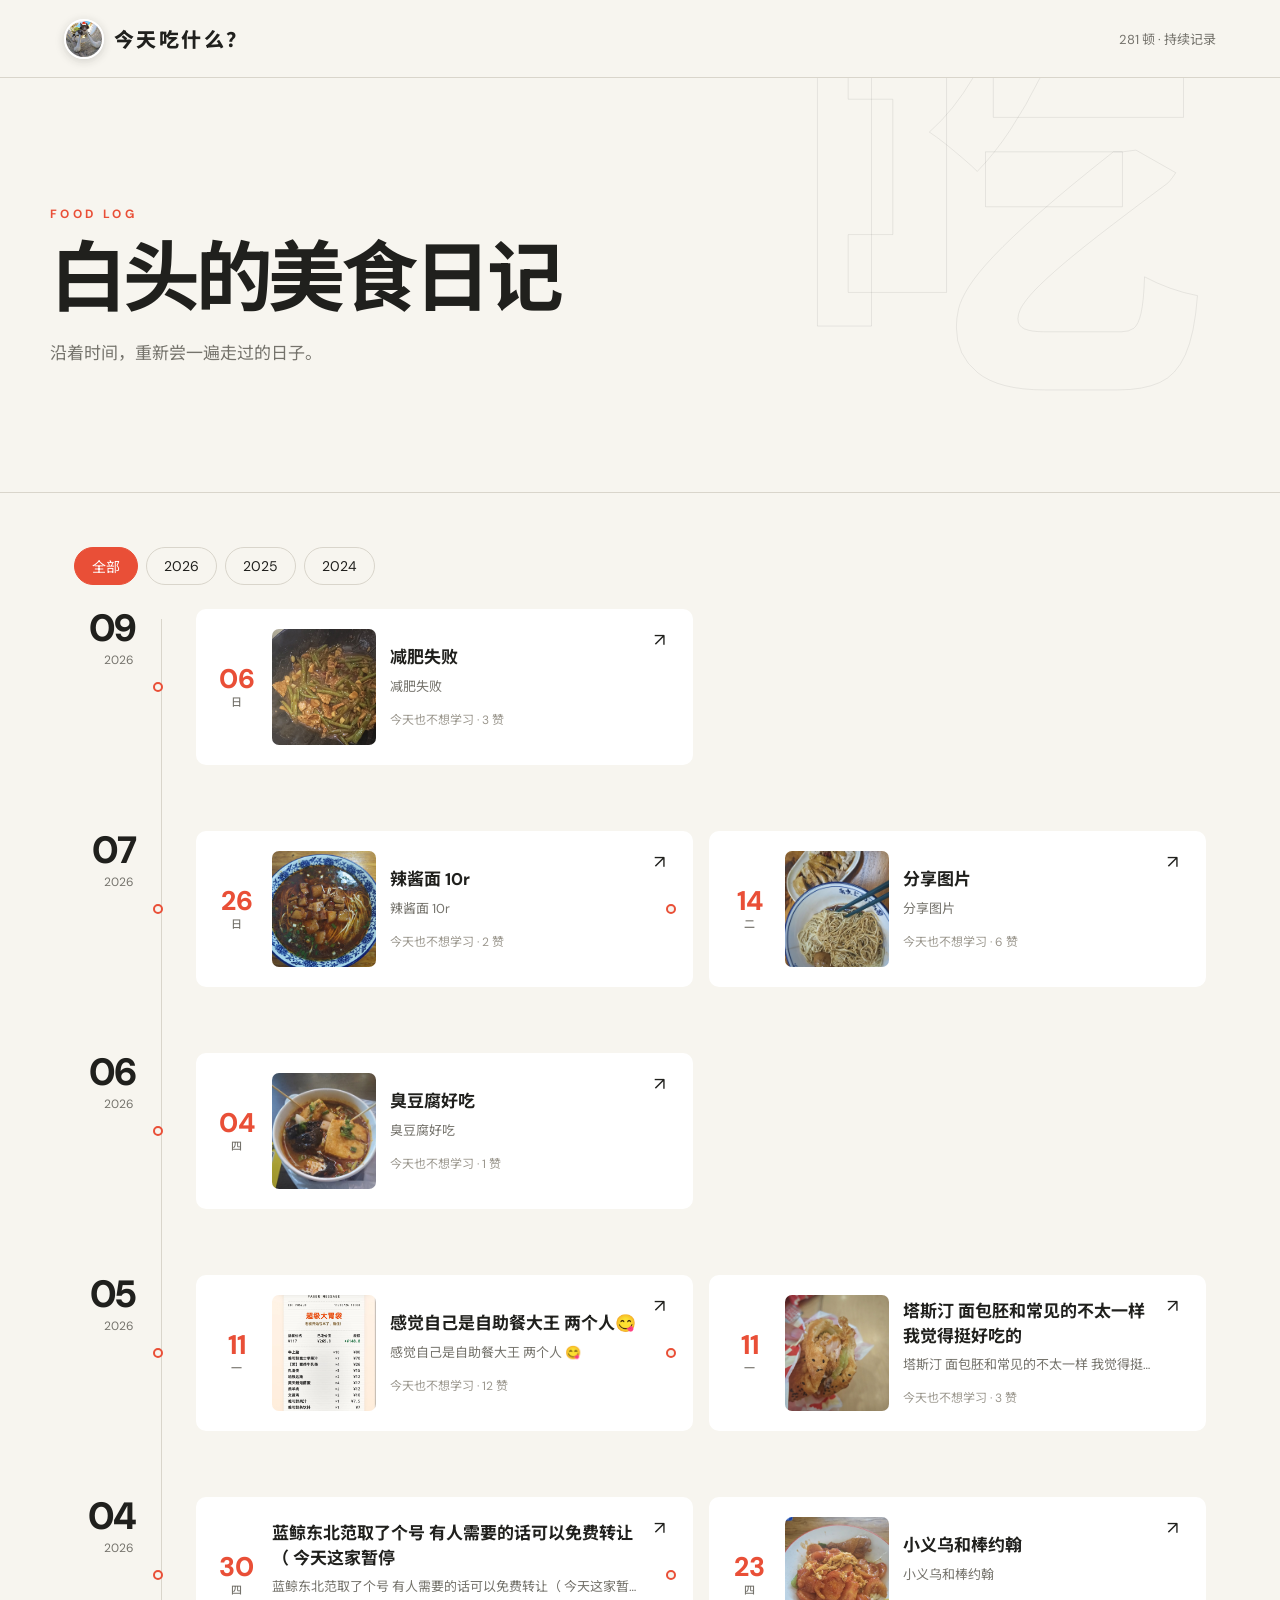
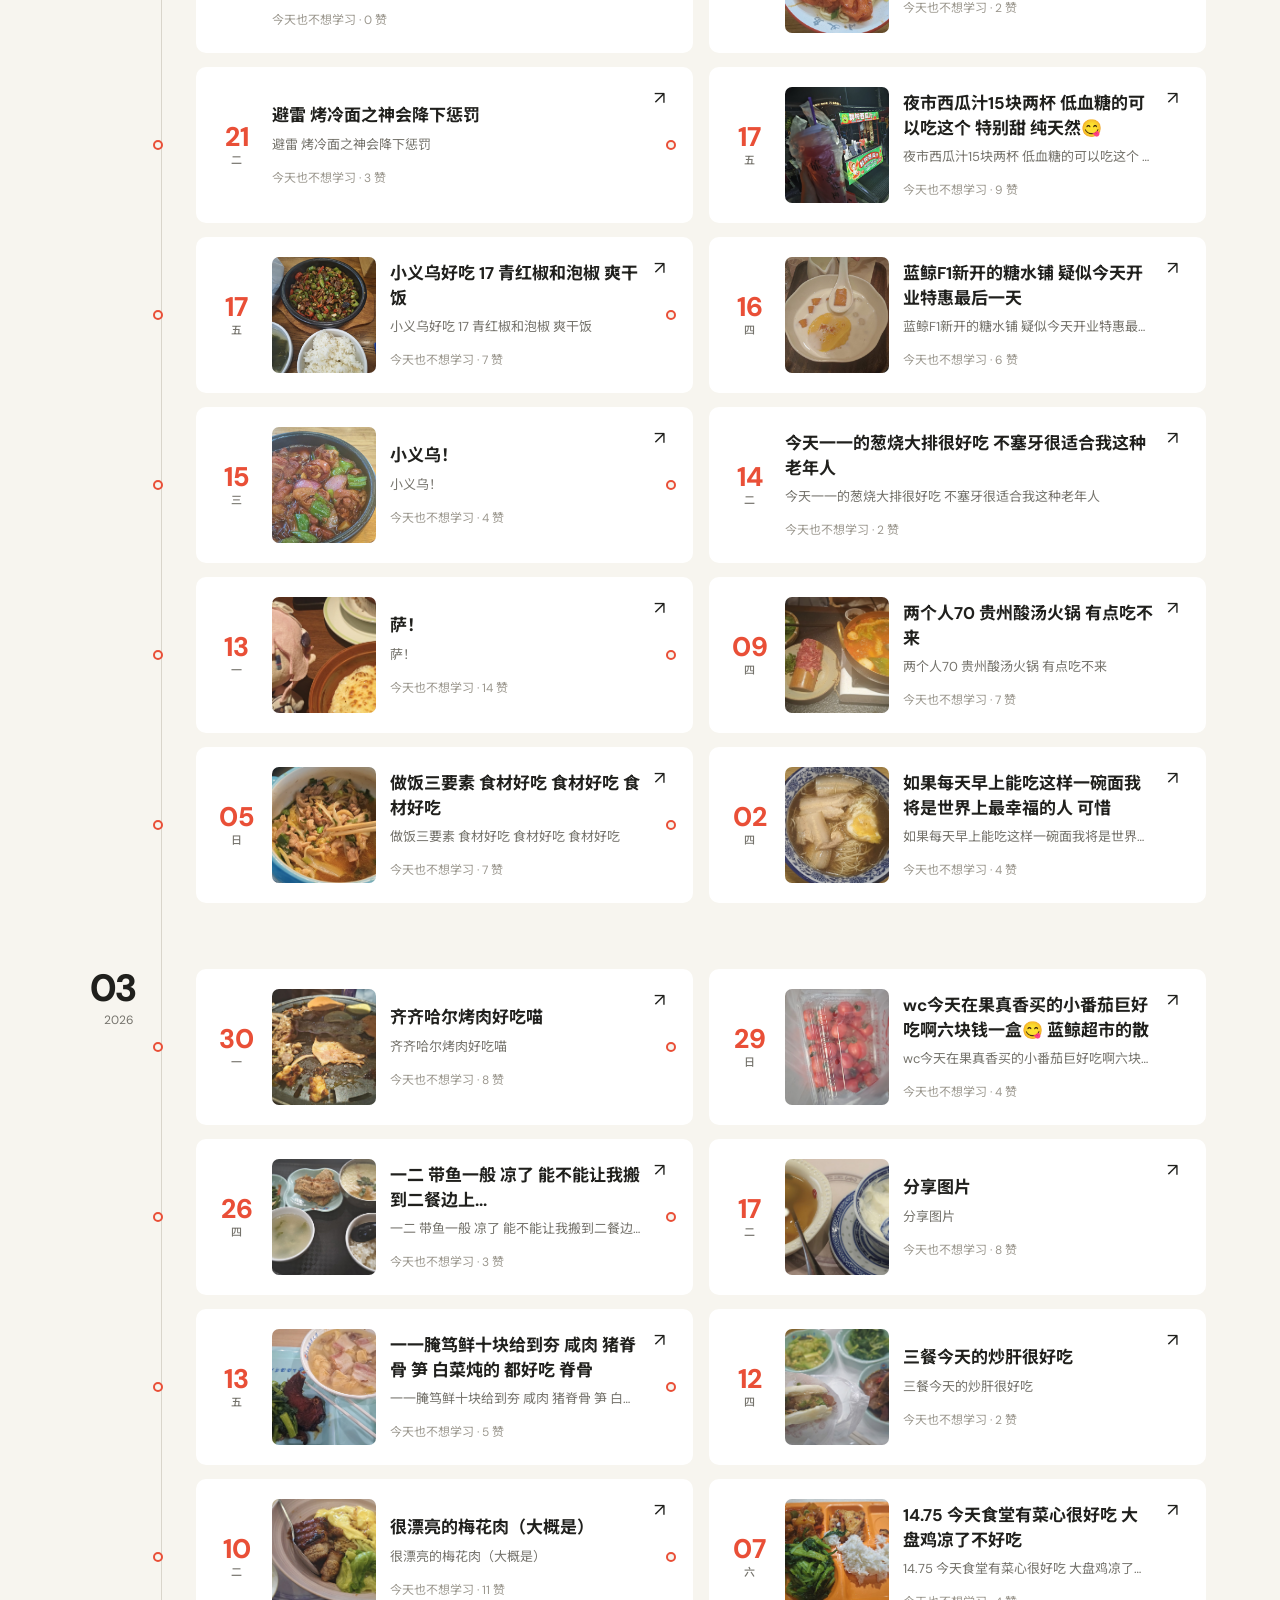
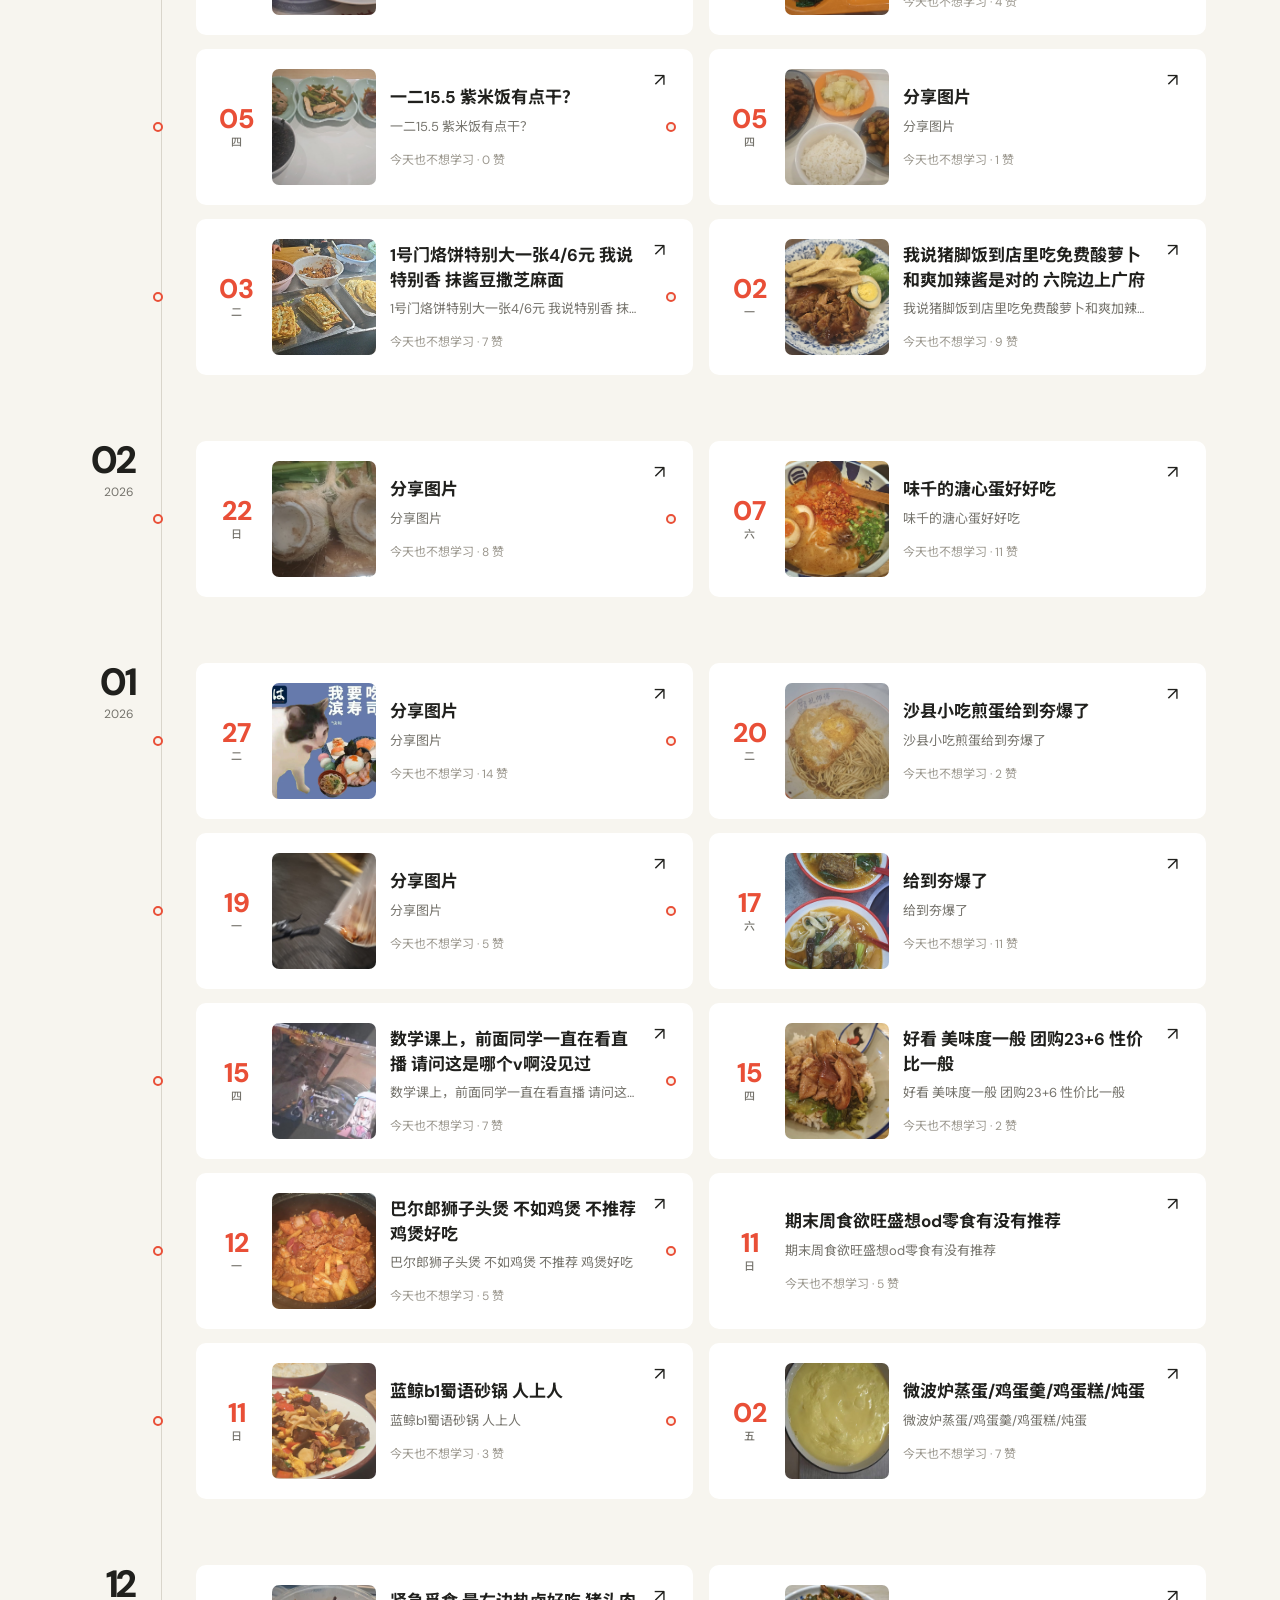
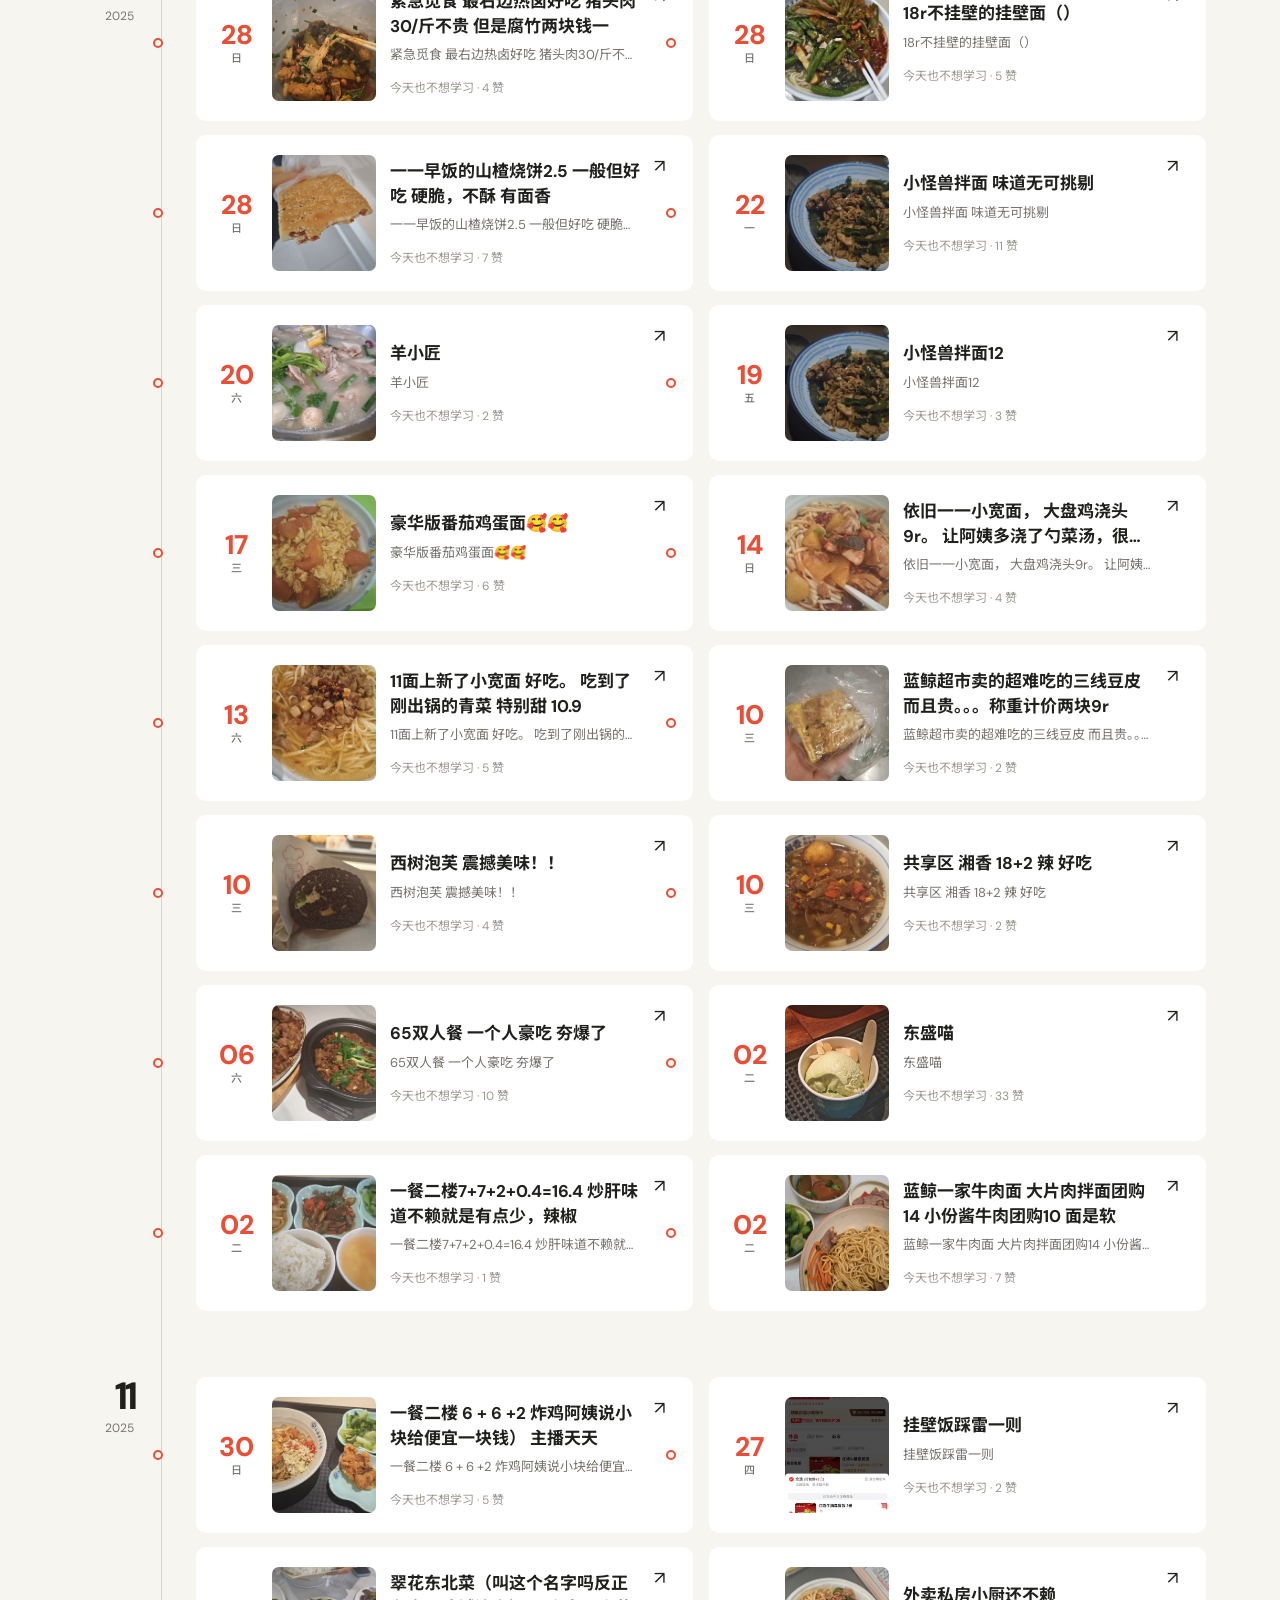
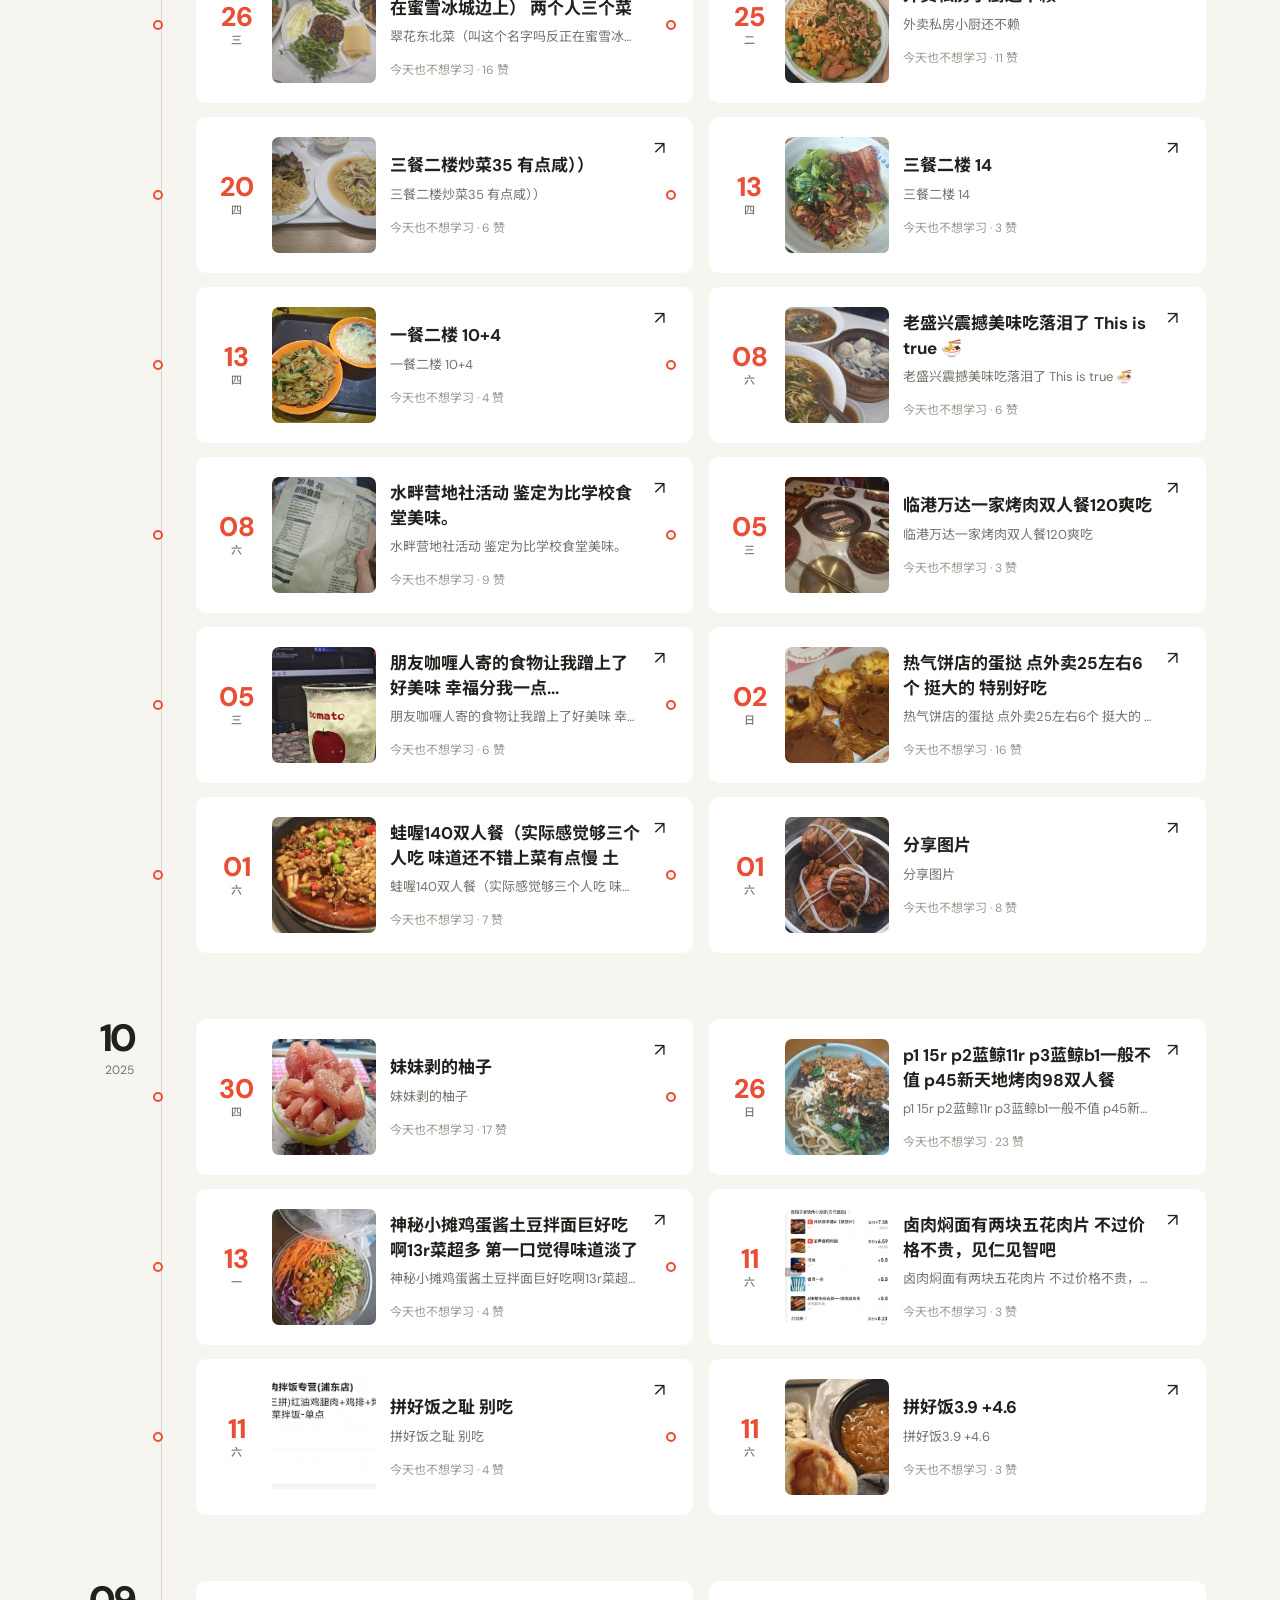
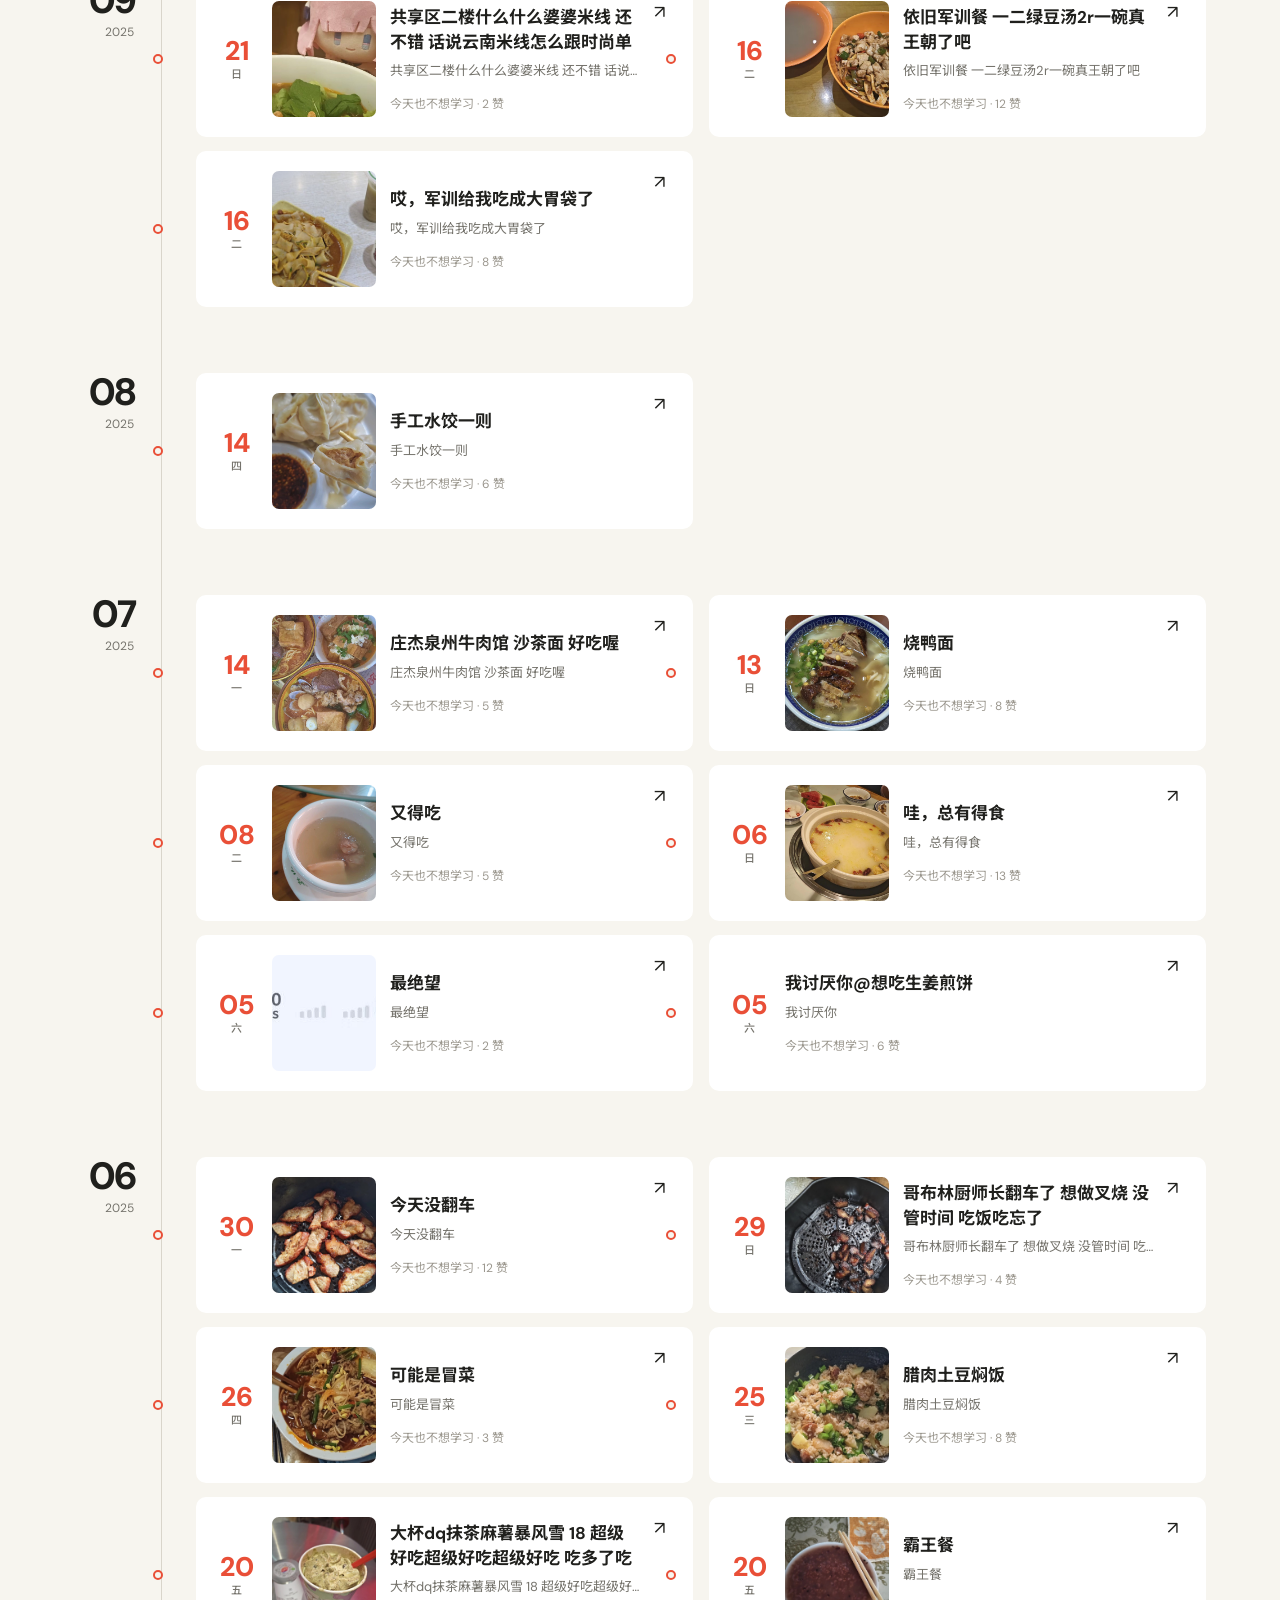
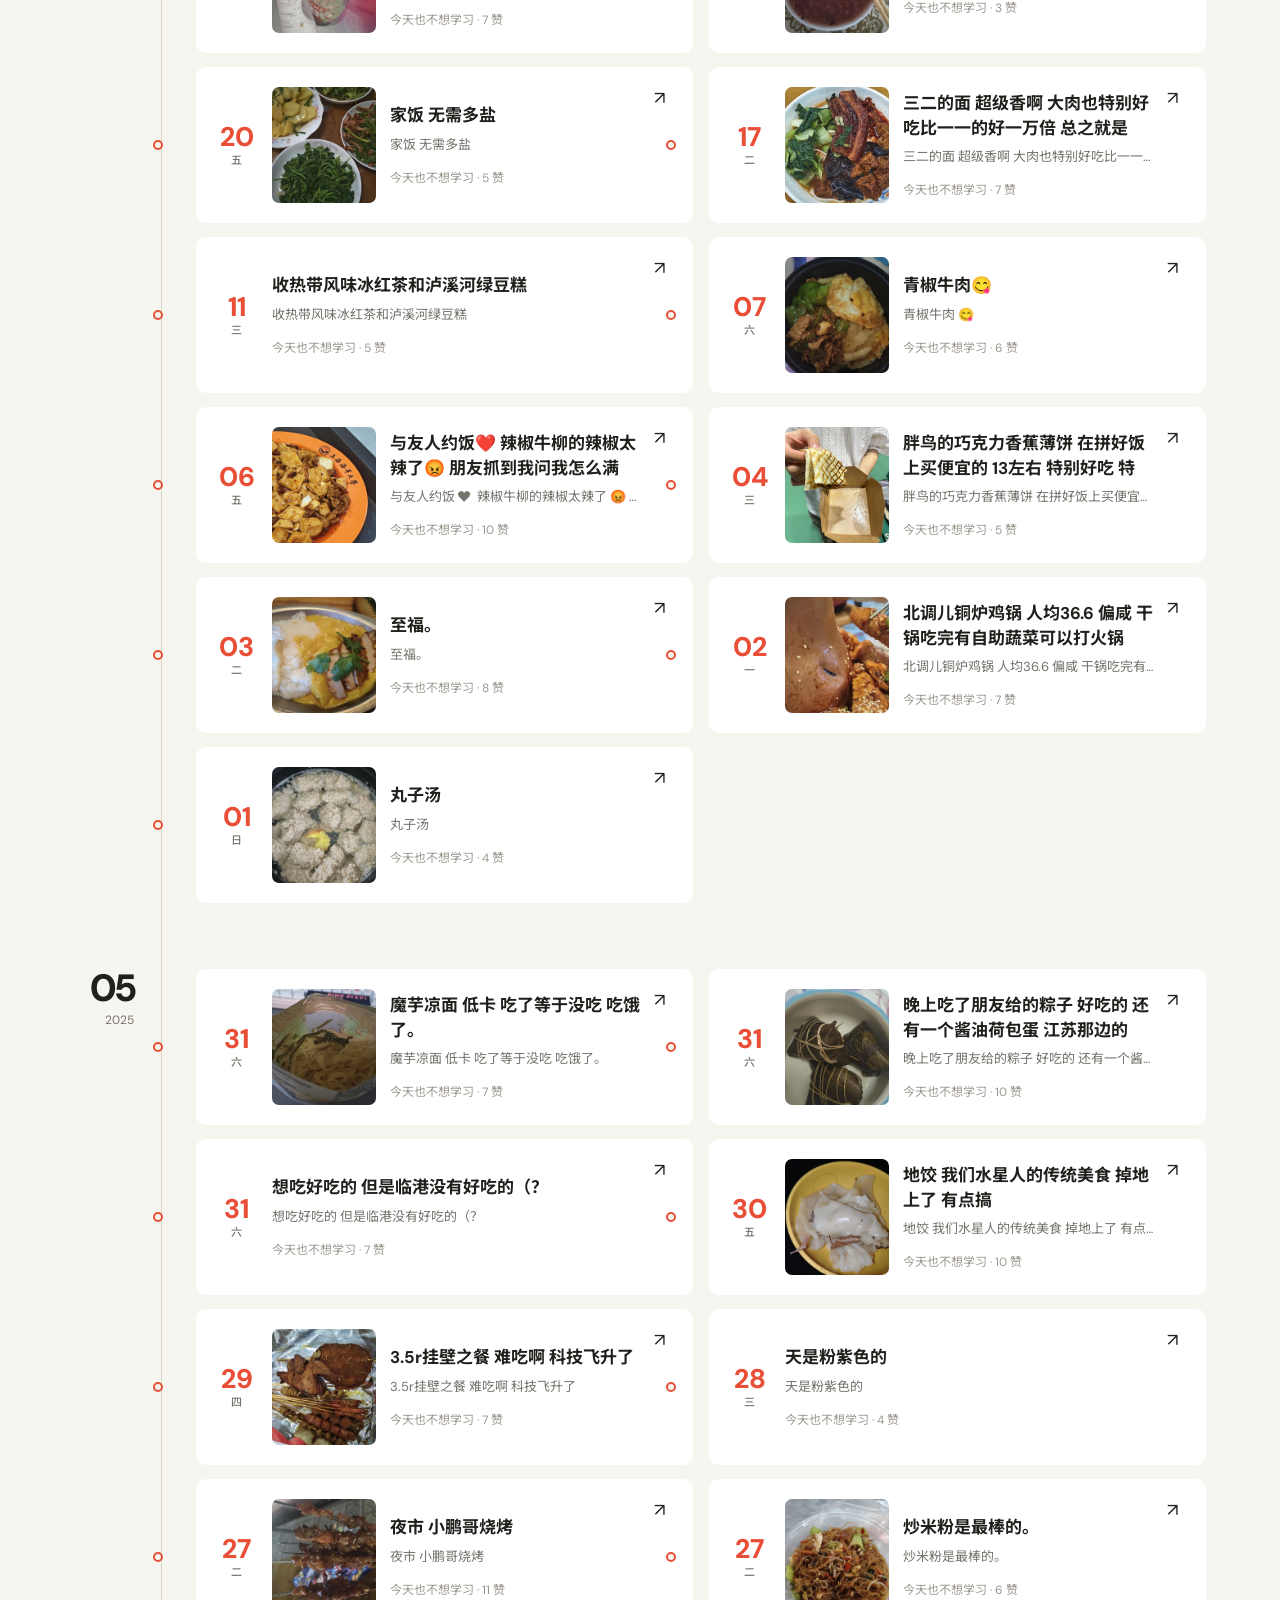
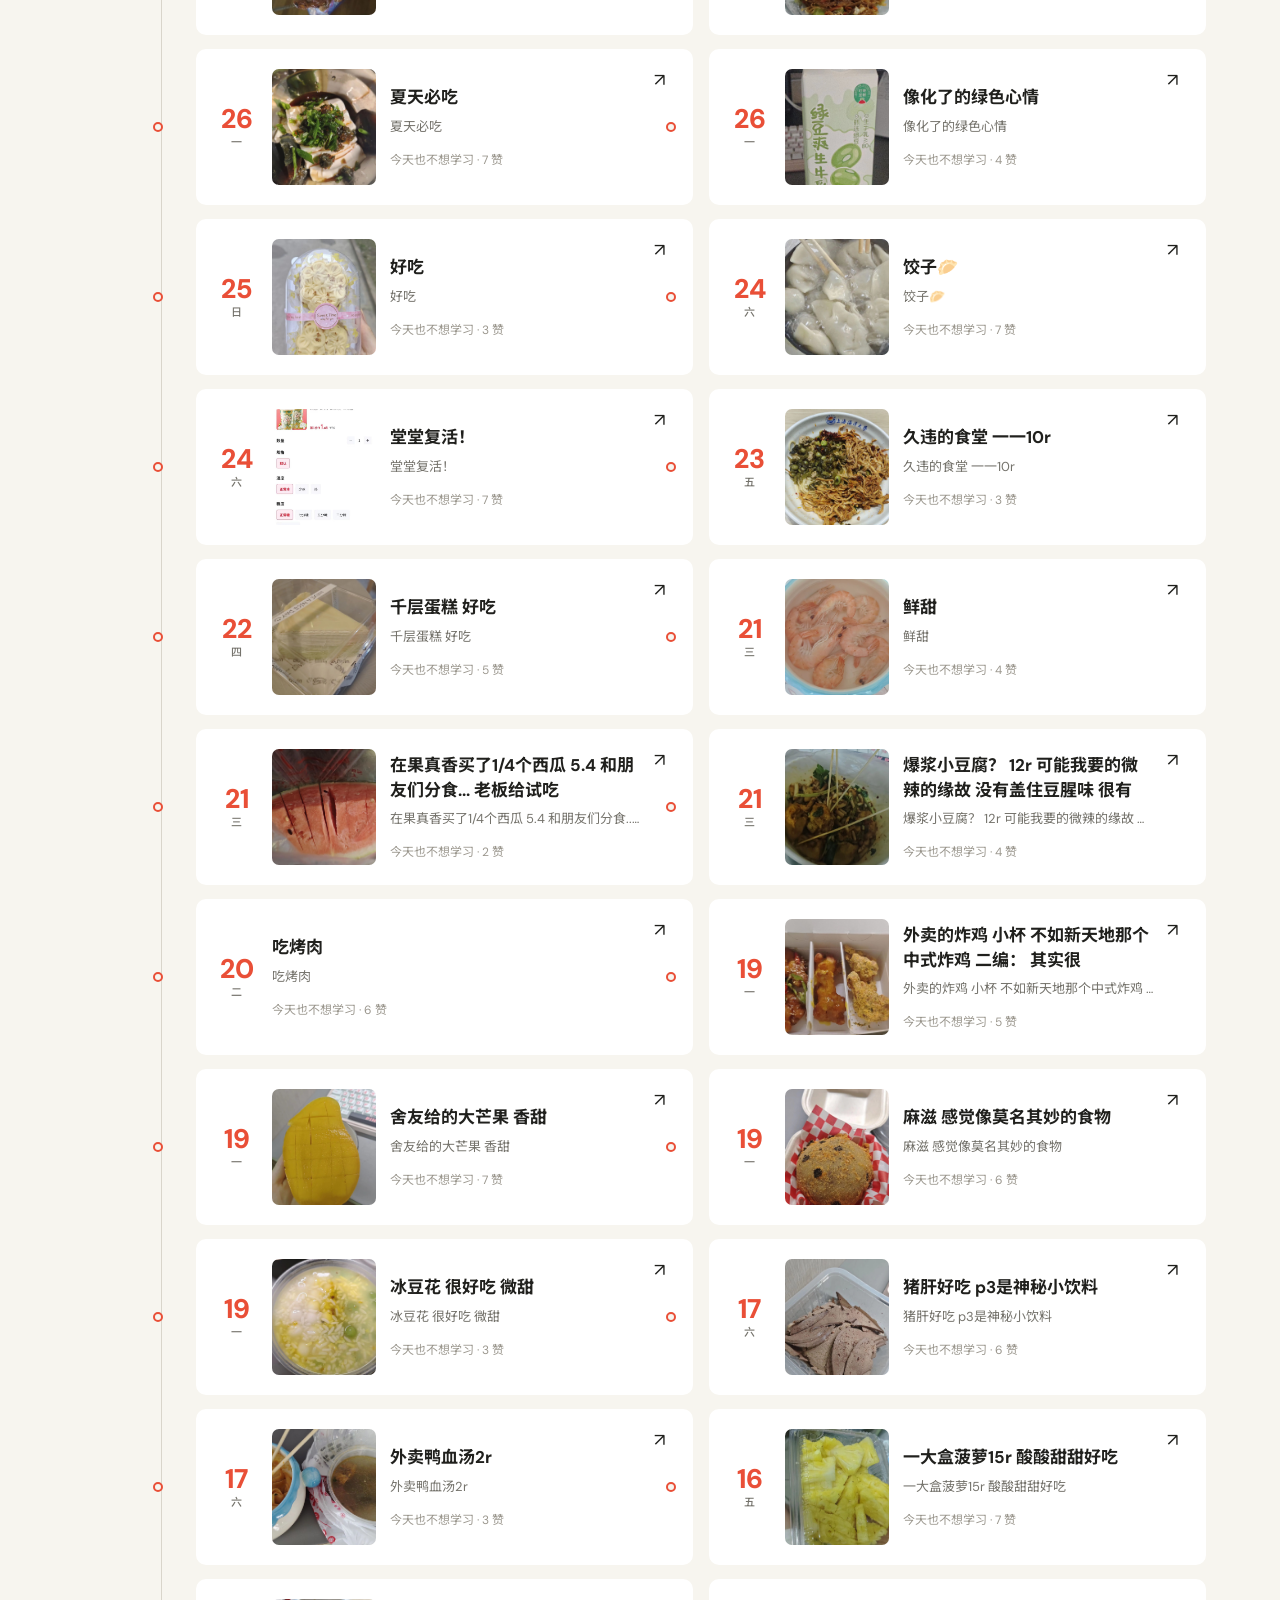
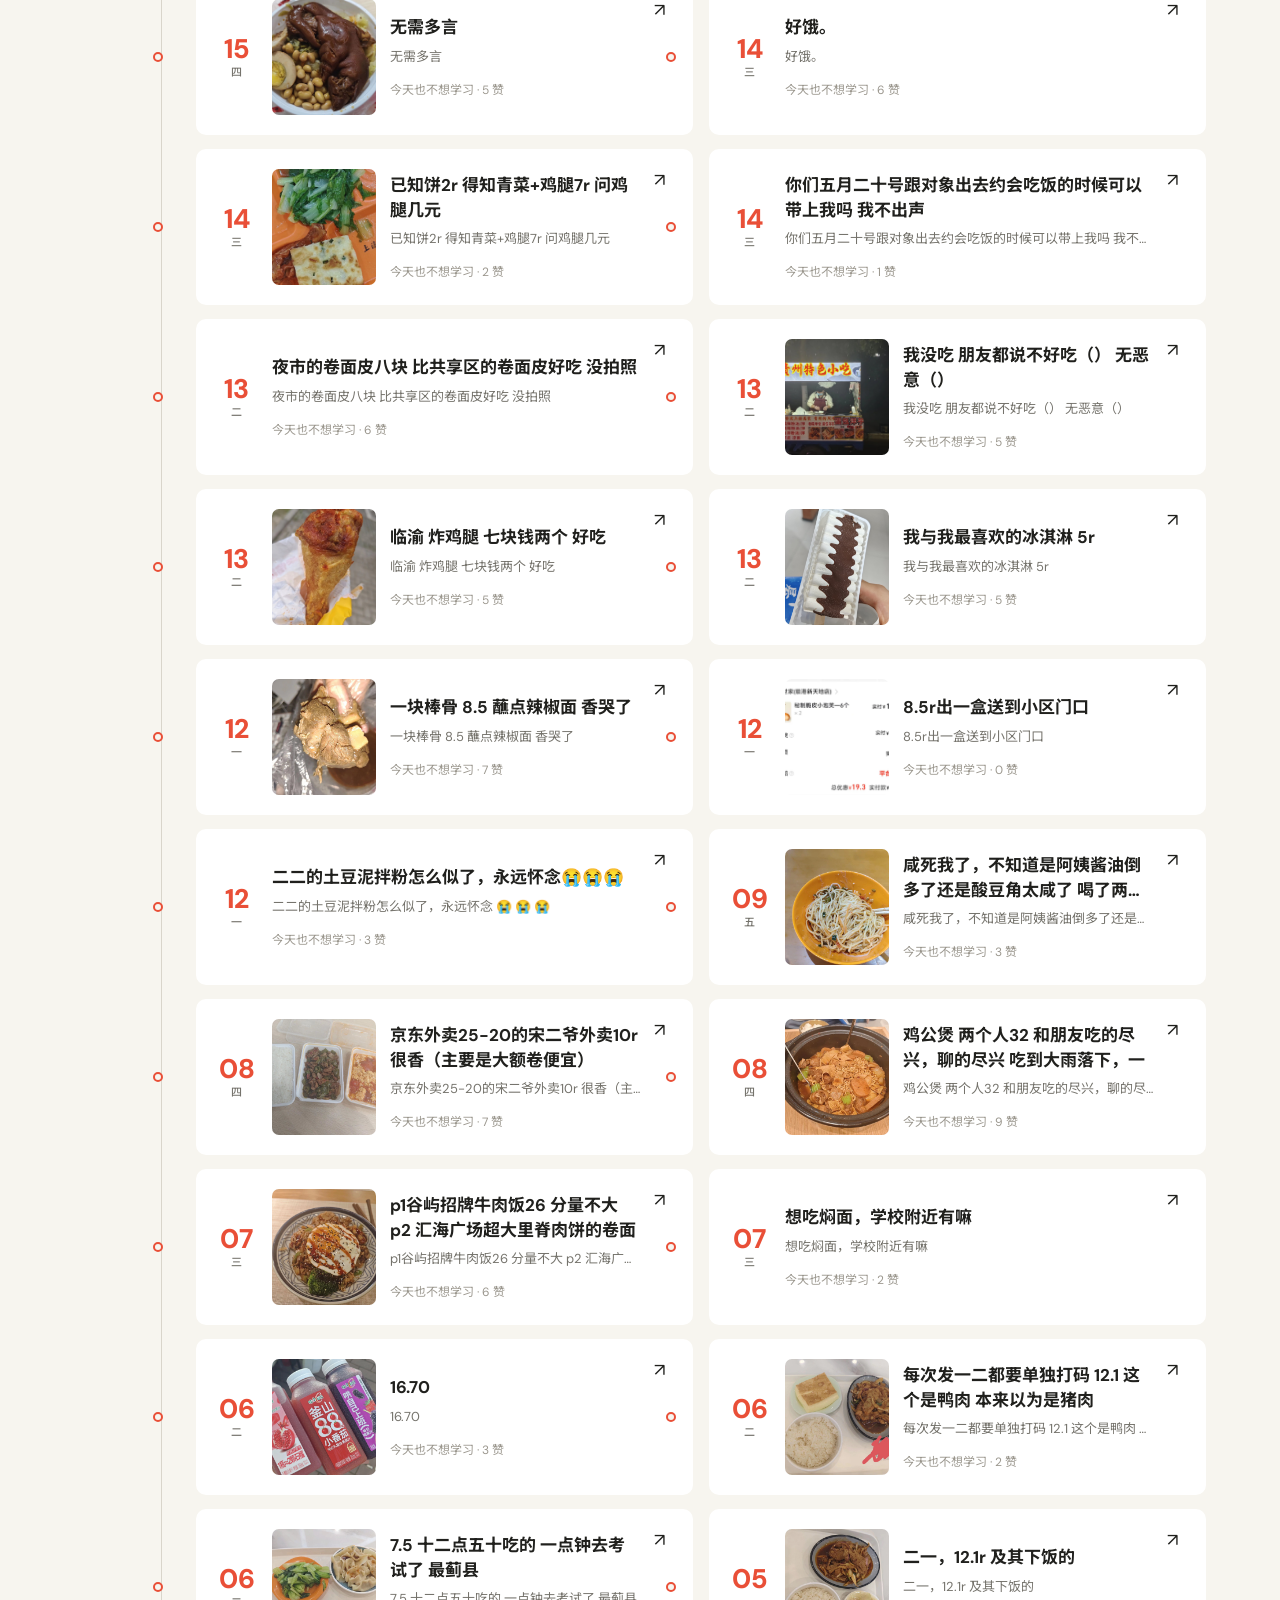
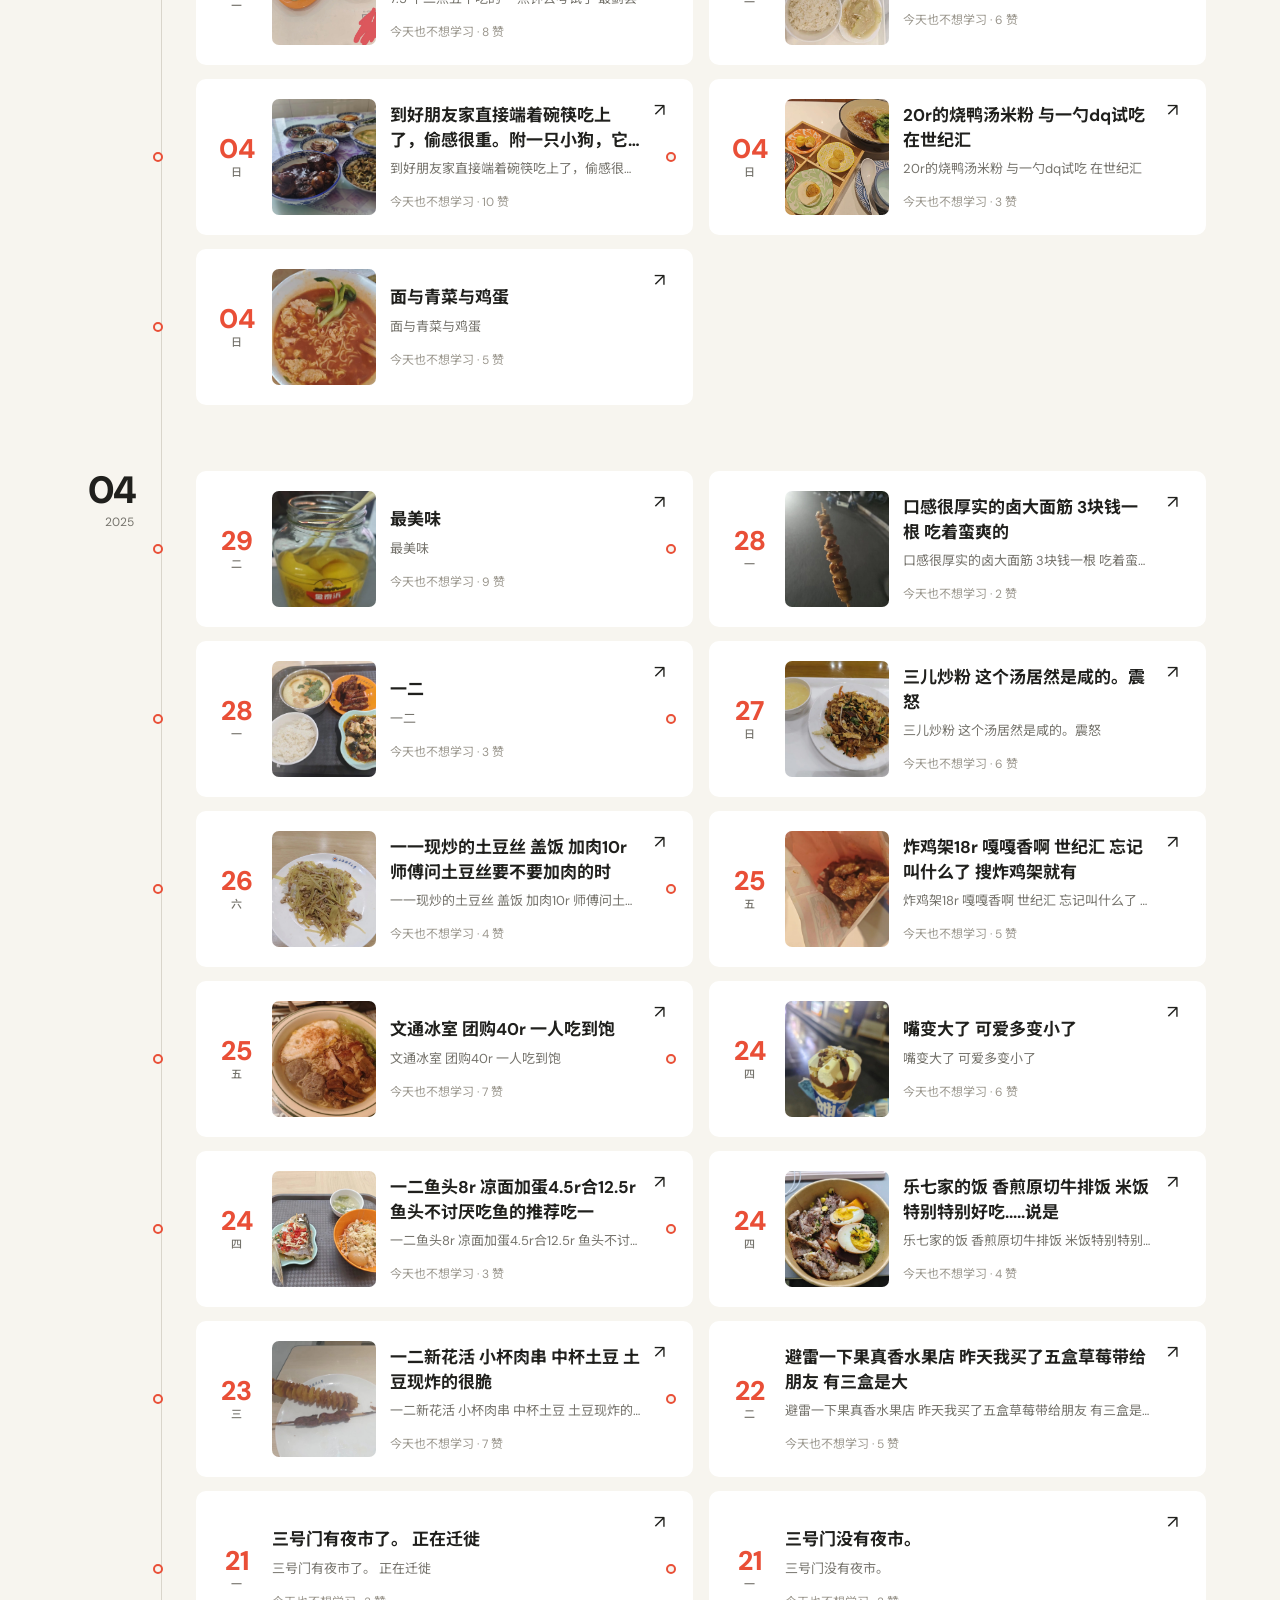
<file: index.html>
<!doctype html>
<html lang="zh-CN">
<head>
  <meta charset="utf-8">
  <meta name="viewport" content="width=device-width, initial-scale=1">
  <meta name="description" content="沿着时间与地点，翻看每一顿认真吃过的饭。">
  <title>食迹 · Foodmap</title>
  <link rel="icon" type="image/svg+xml" href="data:image/svg+xml,%3Csvg xmlns='http://www.w3.org/2000/svg' viewBox='0 0 64 64'%3E%3Crect width='64' height='64' rx='16' fill='%23e94f37'/%3E%3Cpath d='M18 15v16c0 6 4 9 9 9v10M24 15v16M30 15v16M43 15c-8 5-9 17-2 21v14' fill='none' stroke='white' stroke-width='5' stroke-linecap='round'/%3E%3C/svg%3E">
  <link rel="stylesheet" href="styles.css">
</head>
<body>
  <header class="topbar">
    <a class="brand" href="index.html" aria-label="食迹首页"><img class="brand-mark" src="assets/brand/cat-logo.jpg" alt=""><span>今天吃什么？</span></a>
    <span class="post-count" id="post-count"></span>
  </header>

  <main>
    <section class="intro">
      <p class="eyebrow">FOOD LOG</p>
      <h1>白头的美食日记</h1>
      <p>沿着时间，重新尝一遍走过的日子。</p>
    </section>

    <section id="timeline-view" class="view-panel" aria-label="美食时间轴">
      <div class="year-nav" id="year-nav" aria-label="年份筛选"></div>
      <div class="timeline" id="timeline"></div>
    </section>
  </main>

  <footer><span>食迹 / FOODMAP</span><span>把生活吃进记忆里</span></footer>
  <script src="posts.js"></script>
  <script src="app.js"></script>
</body>
</html>
</file>
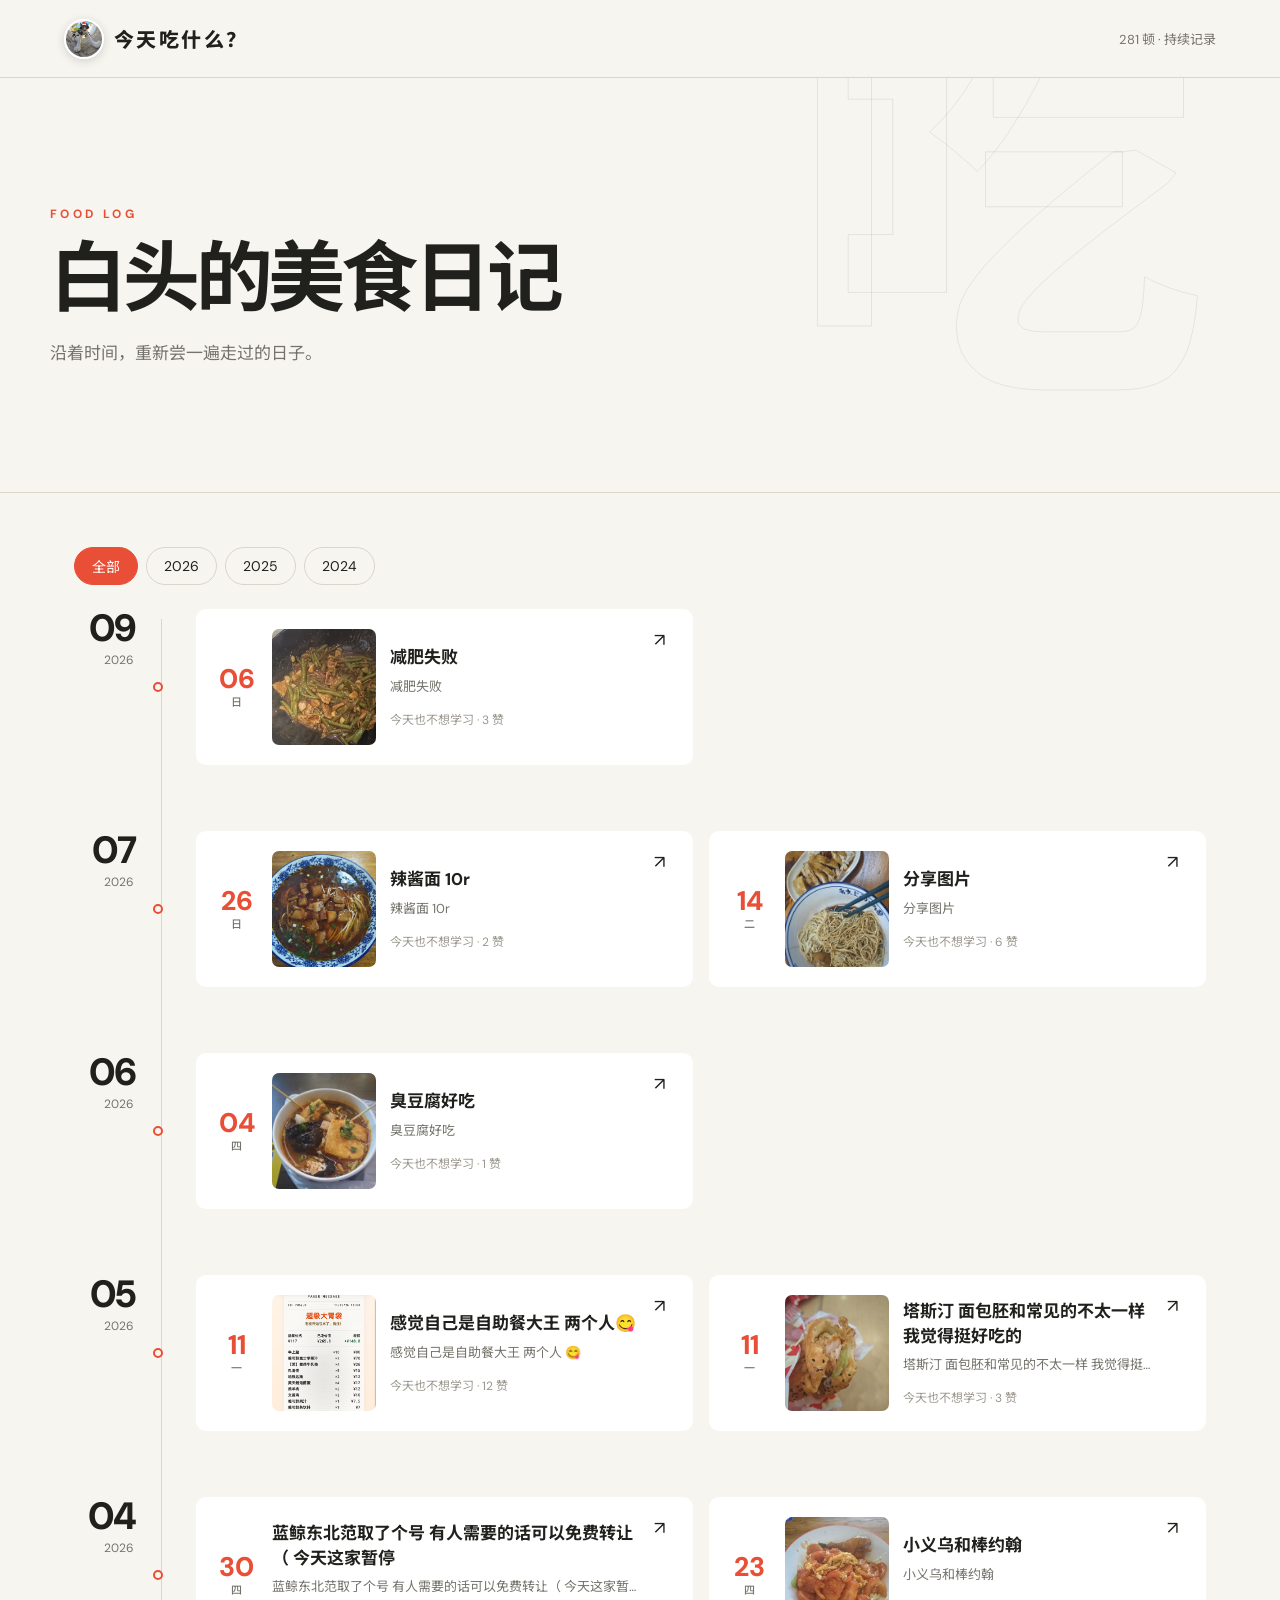
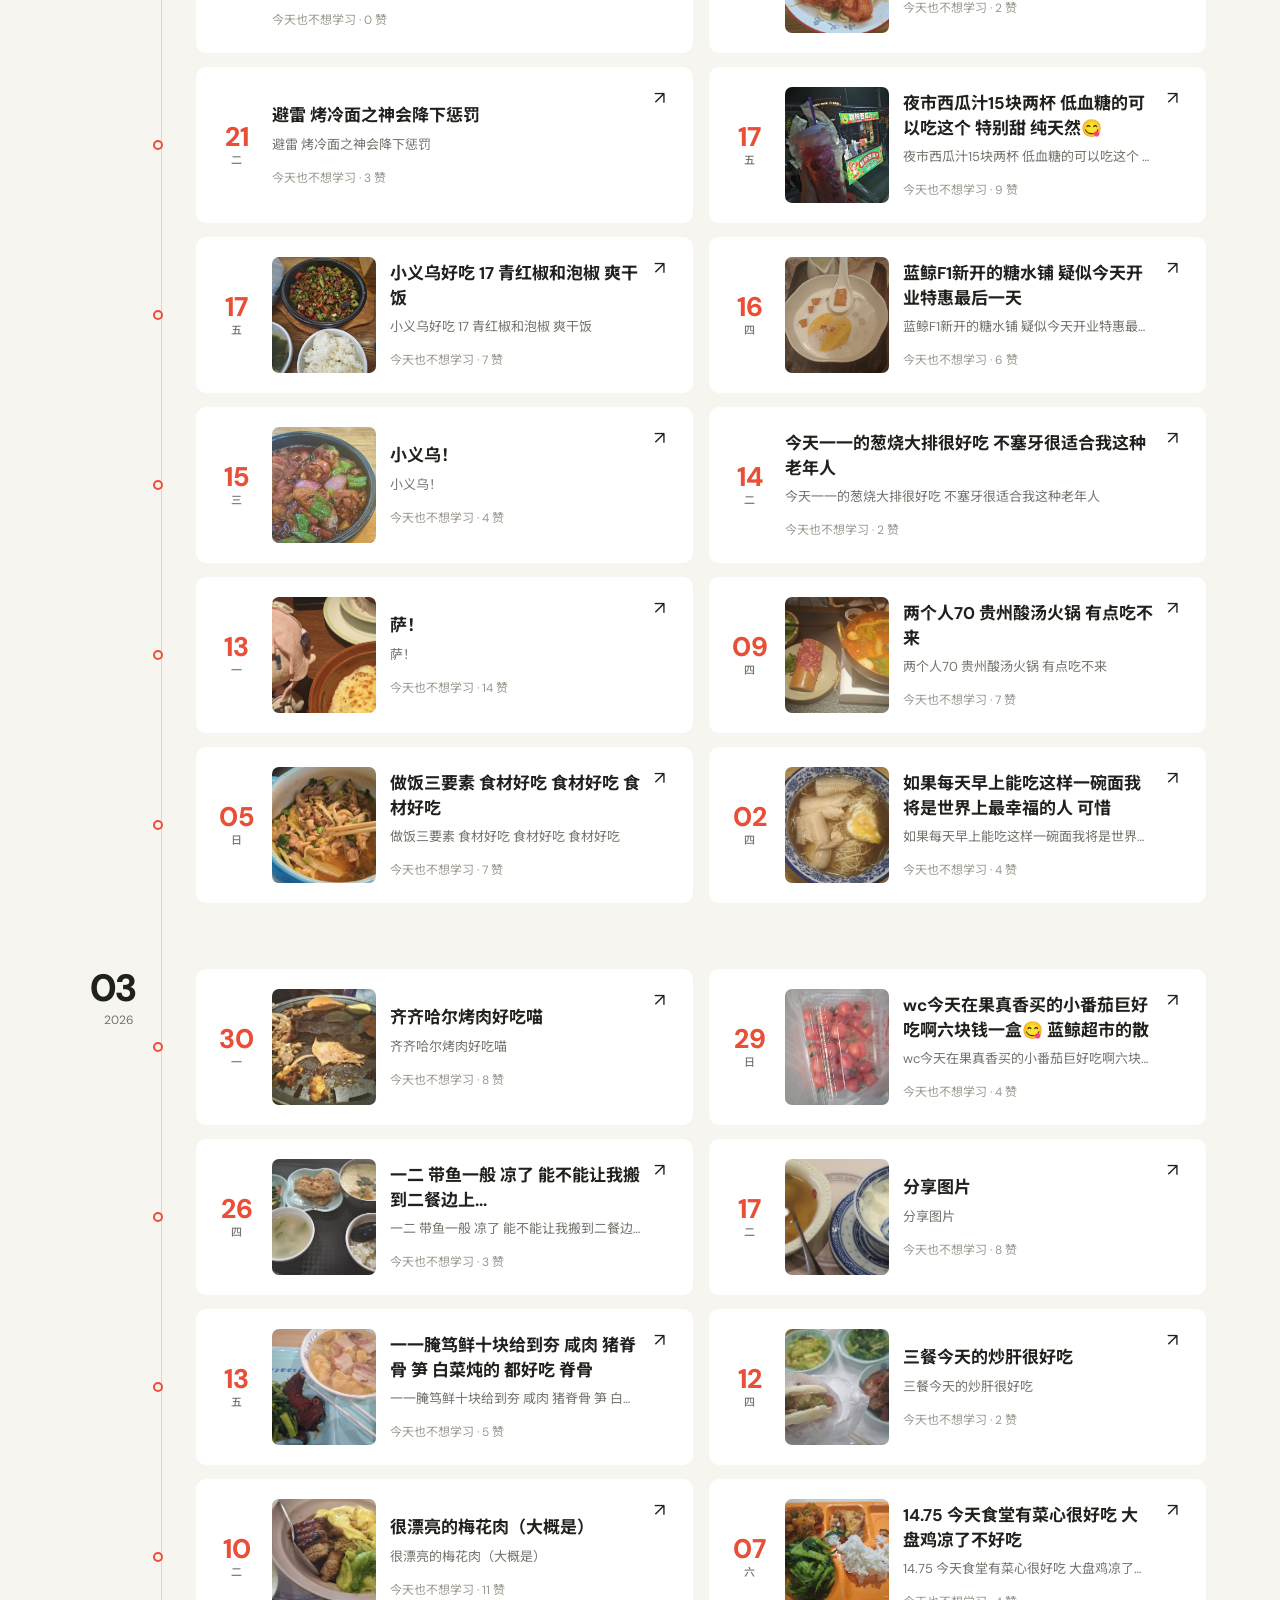
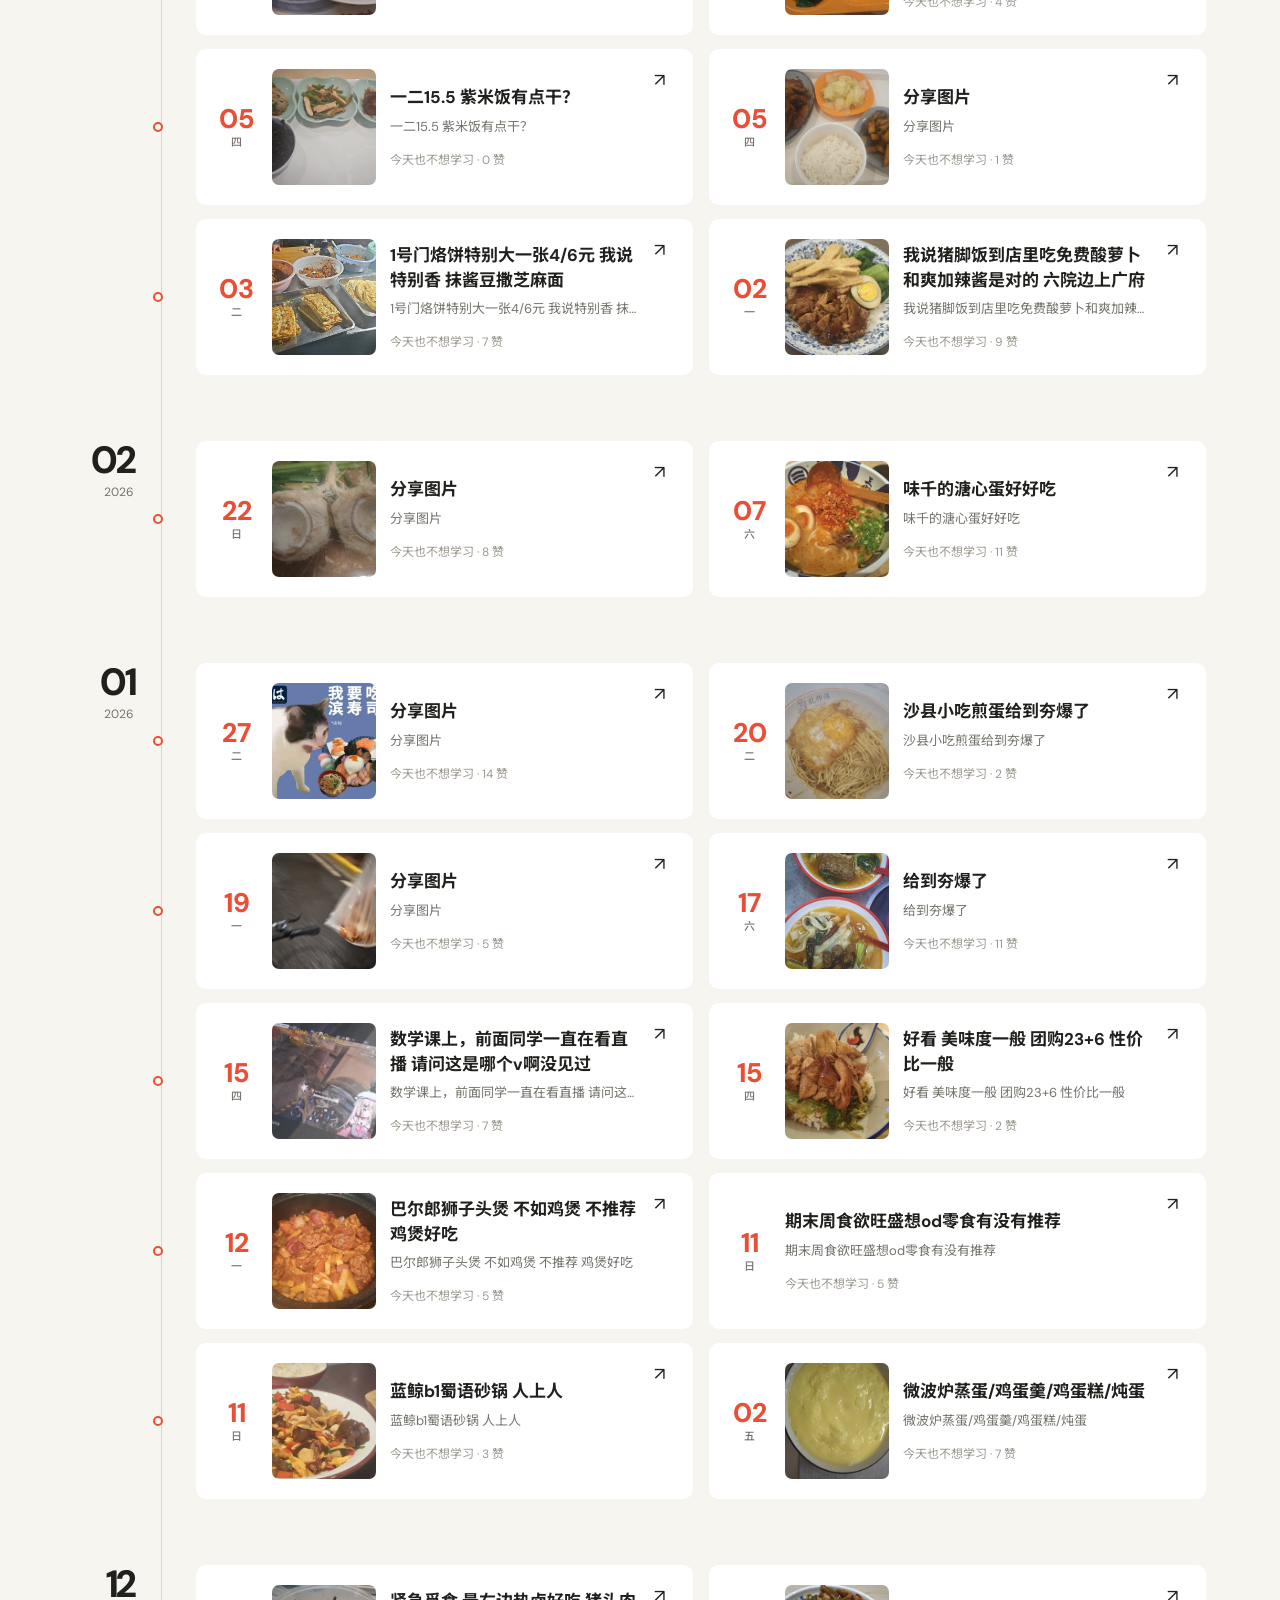
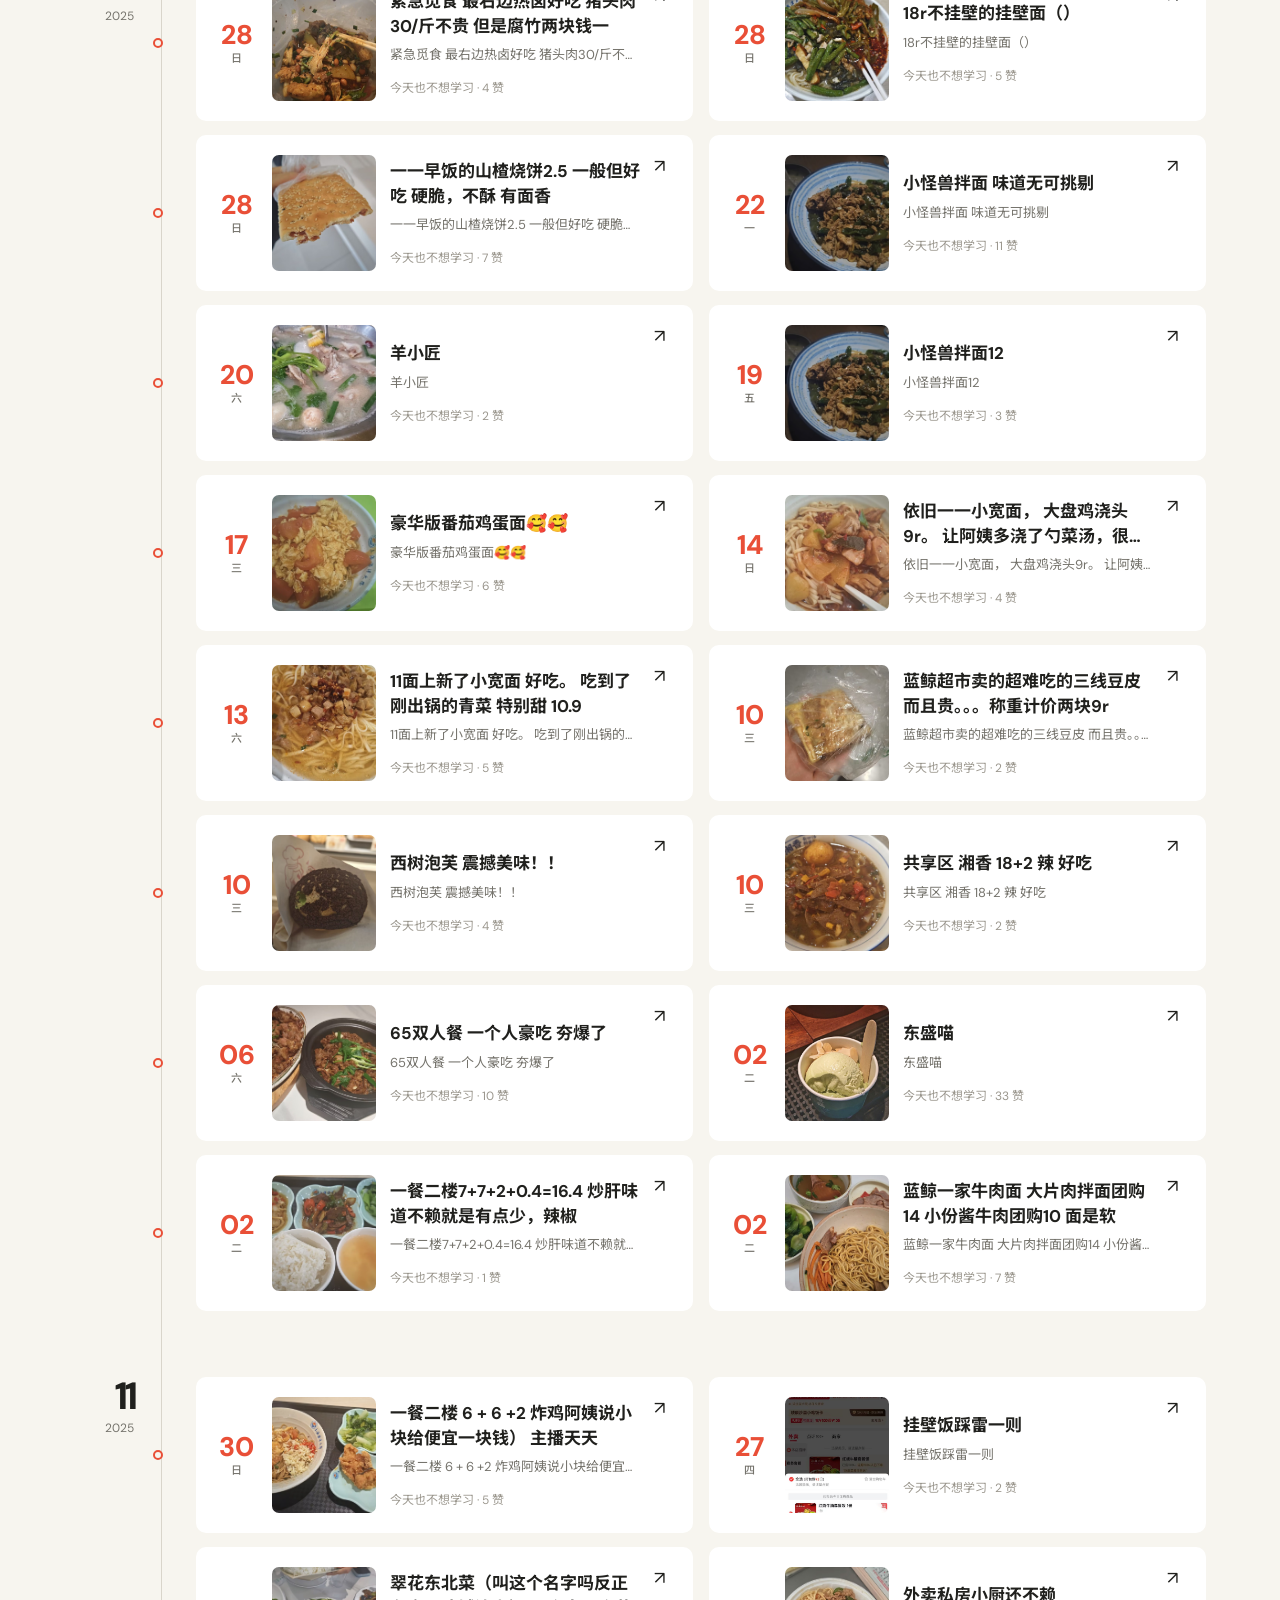
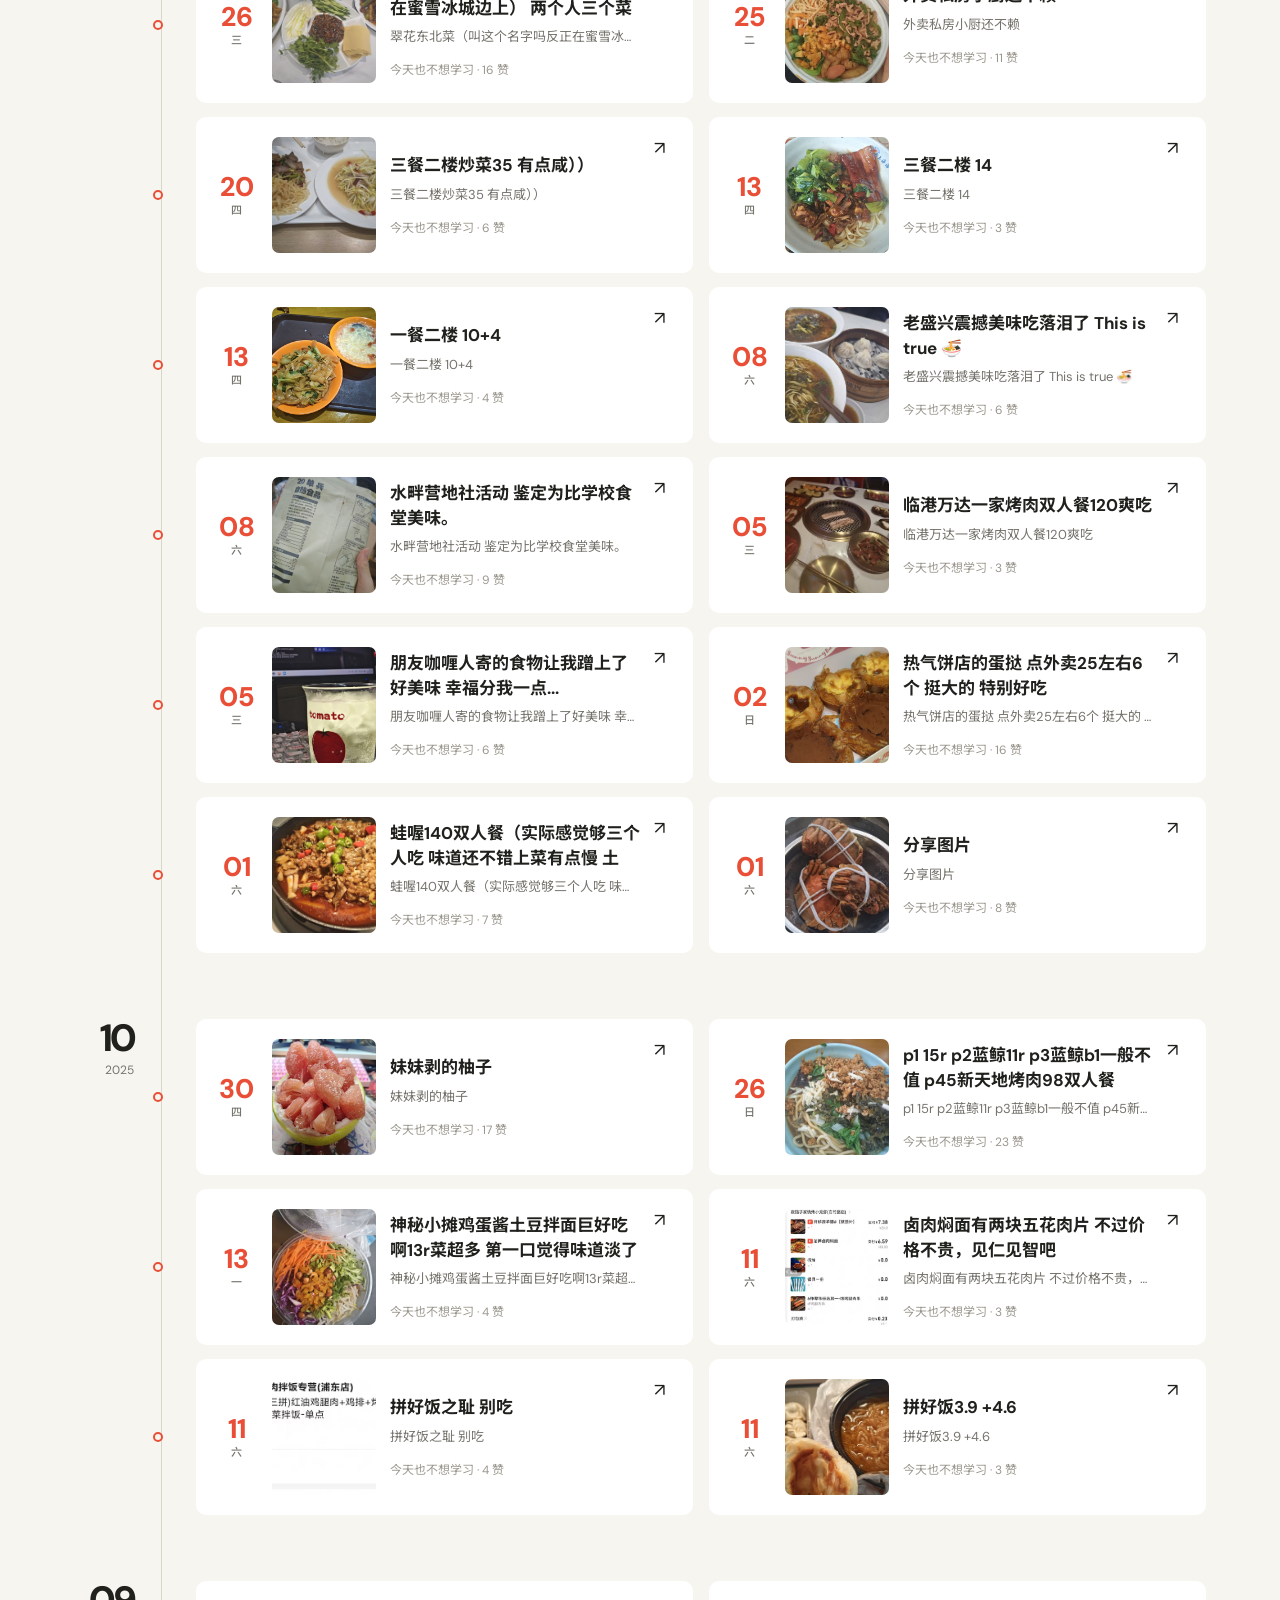
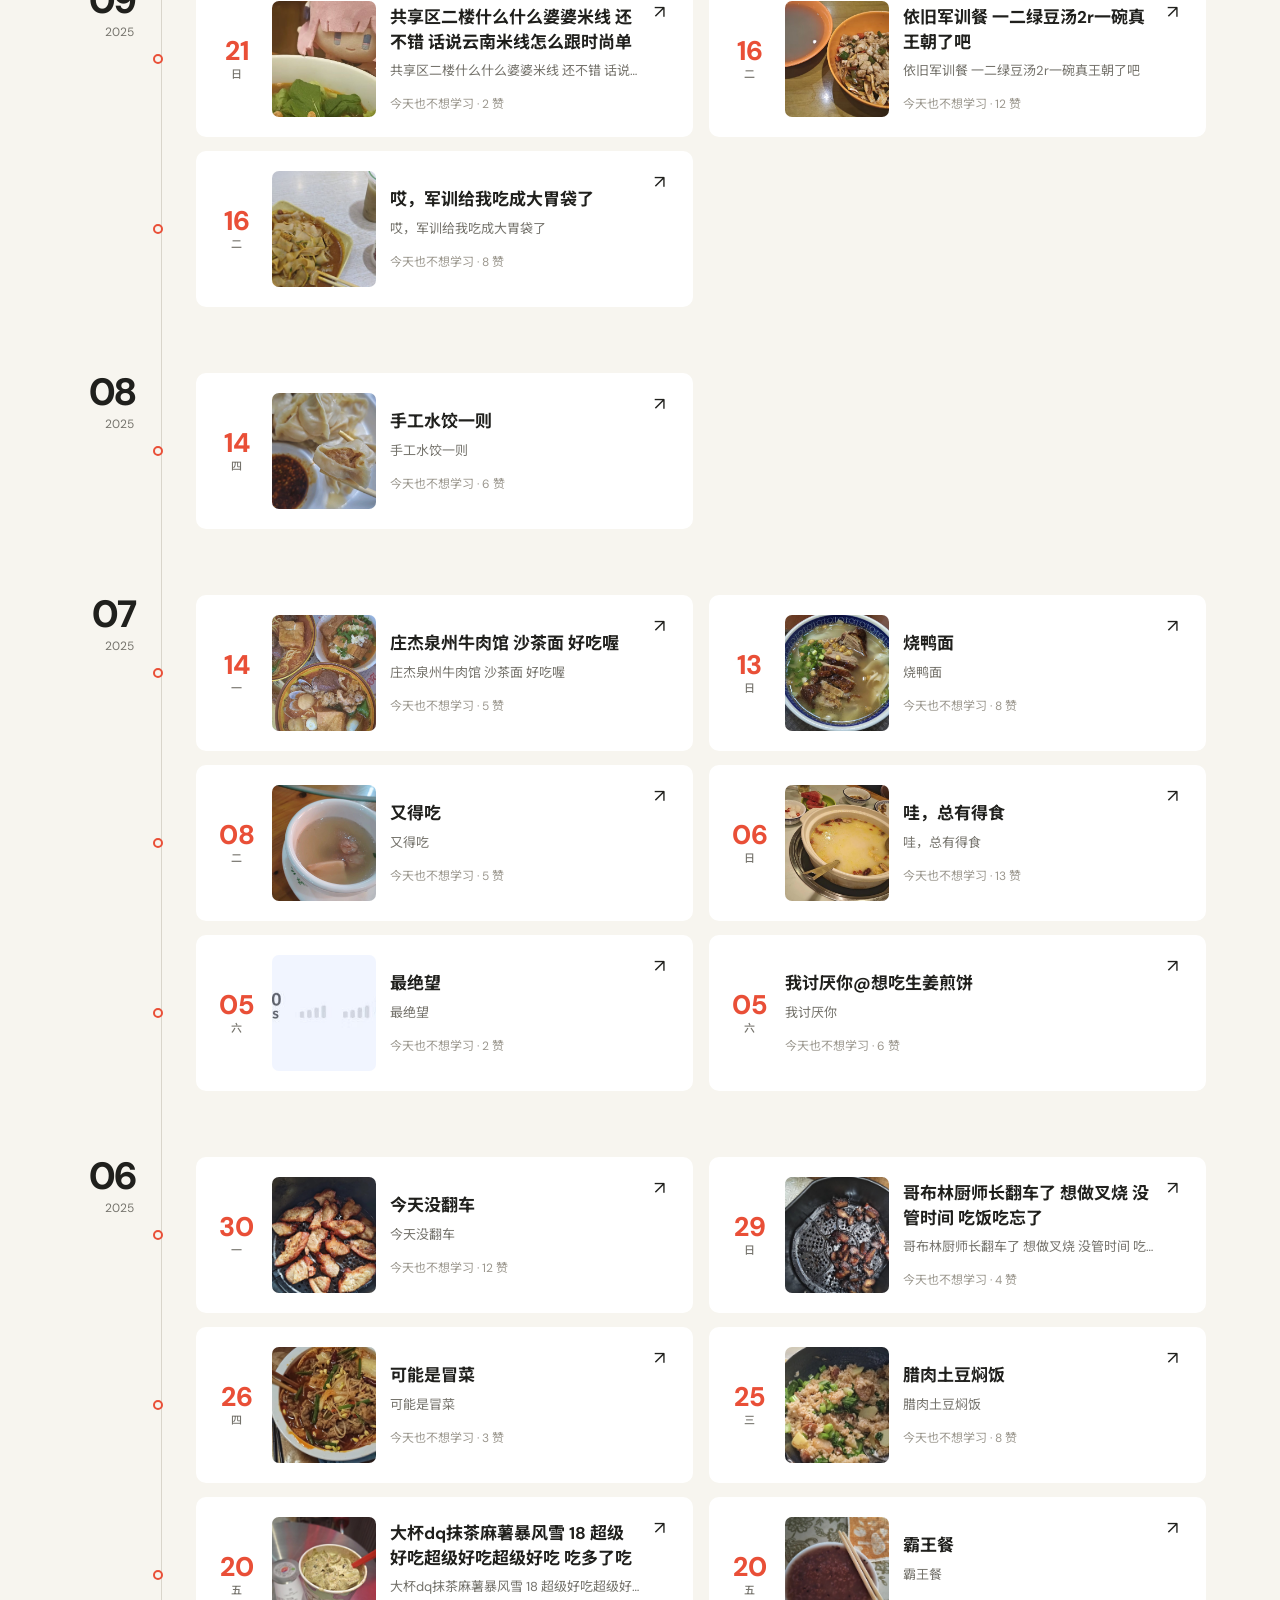
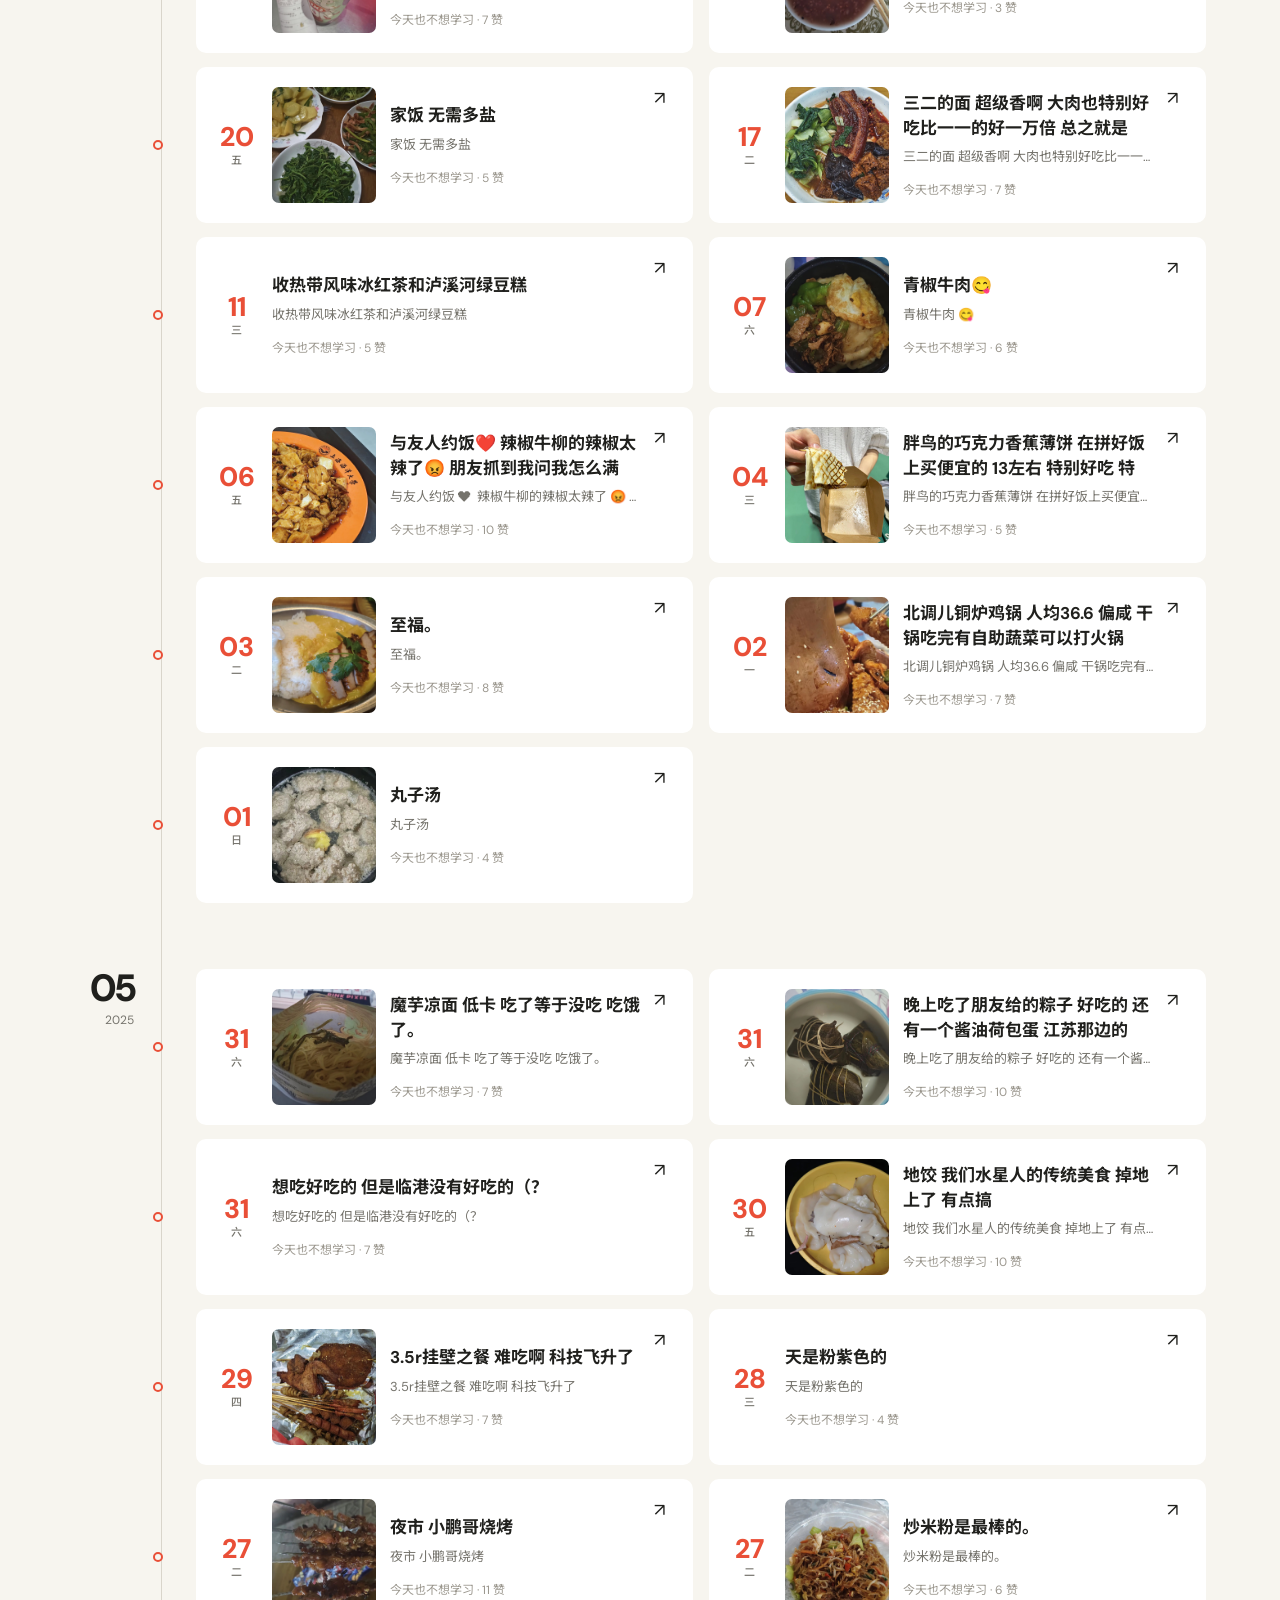
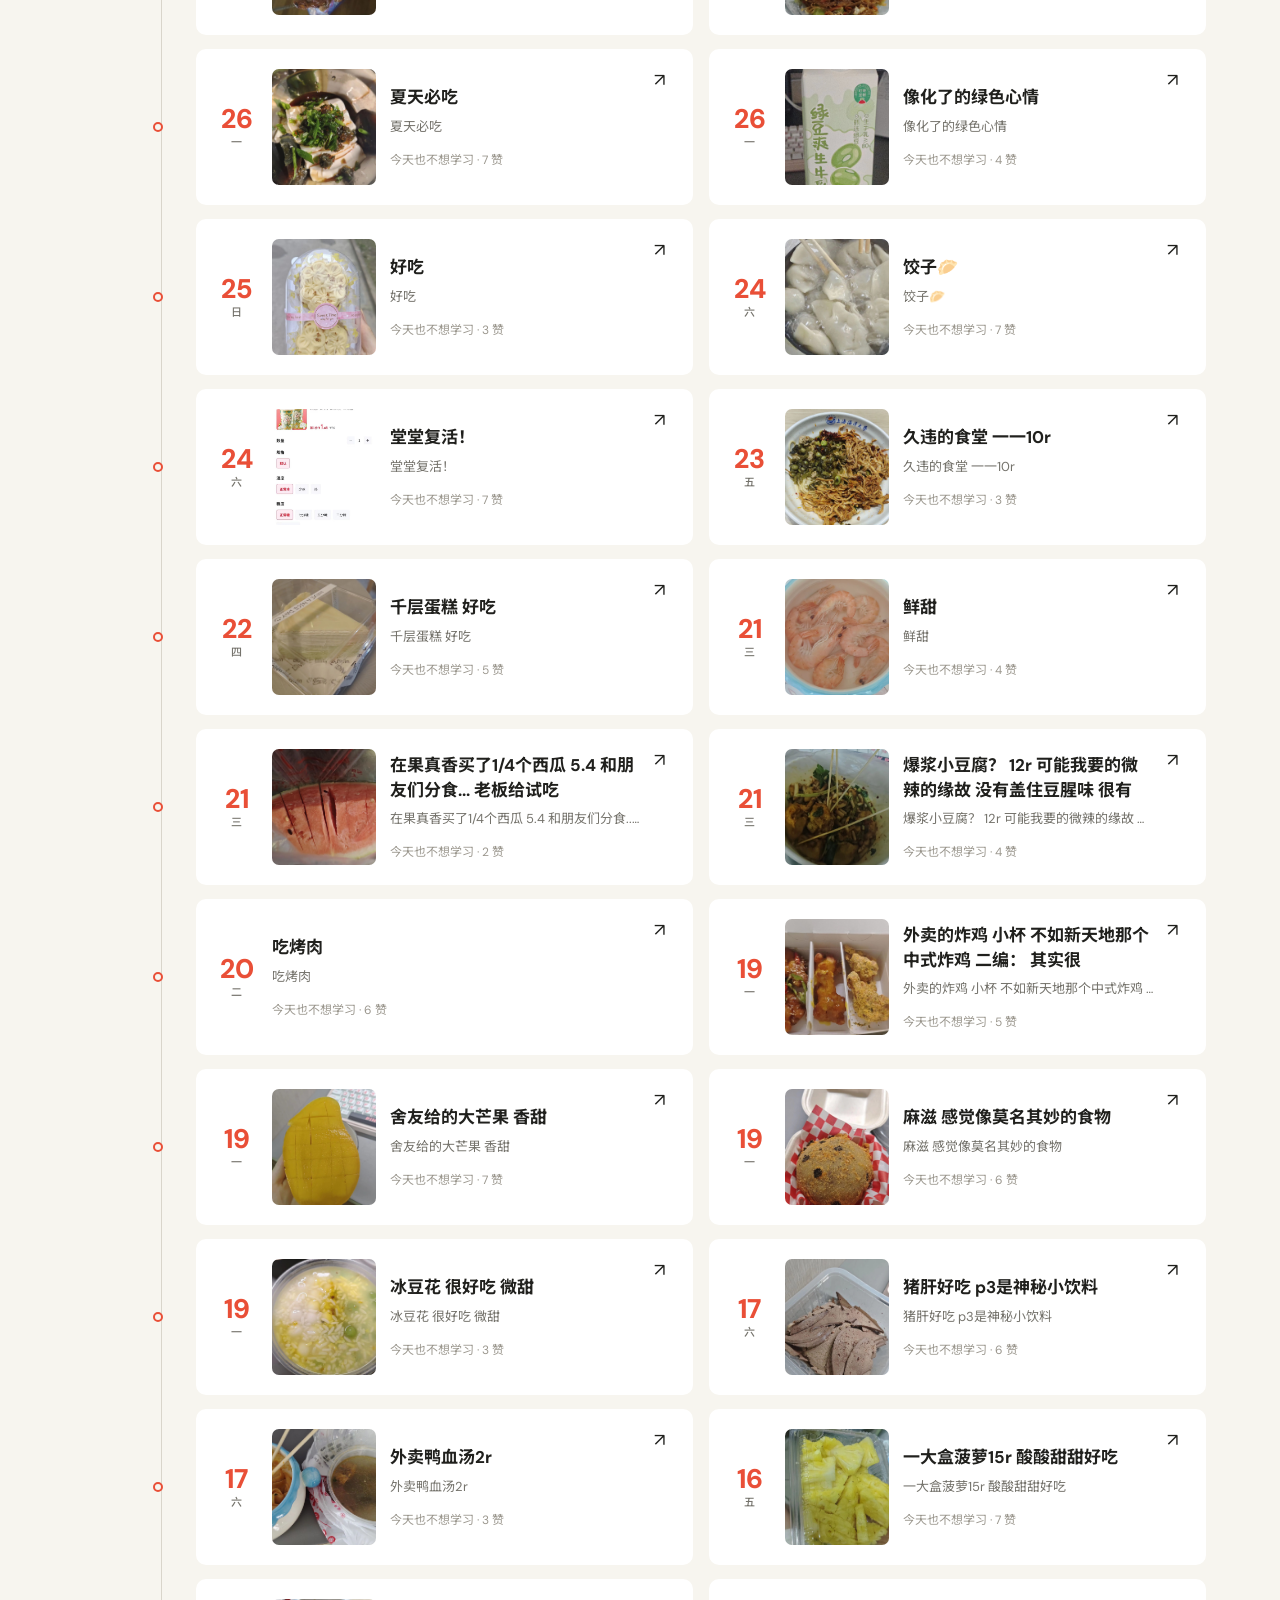
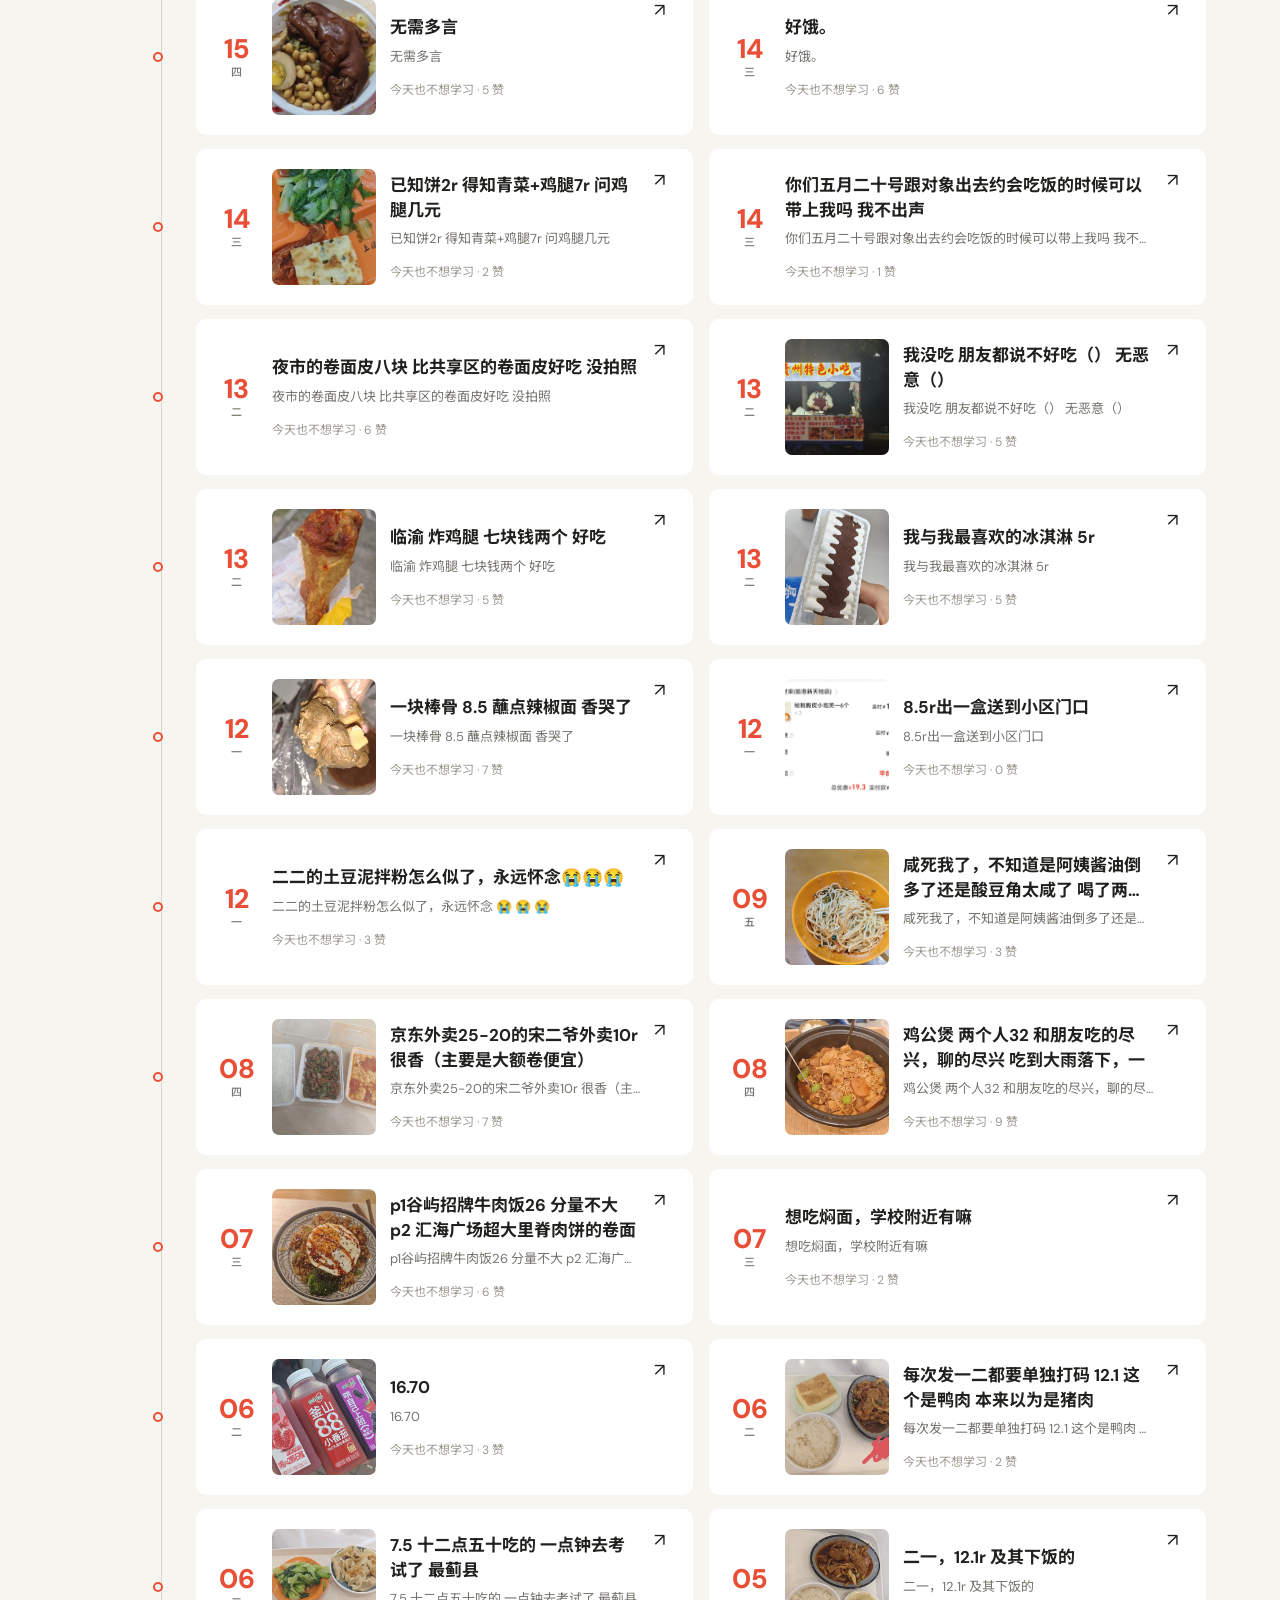
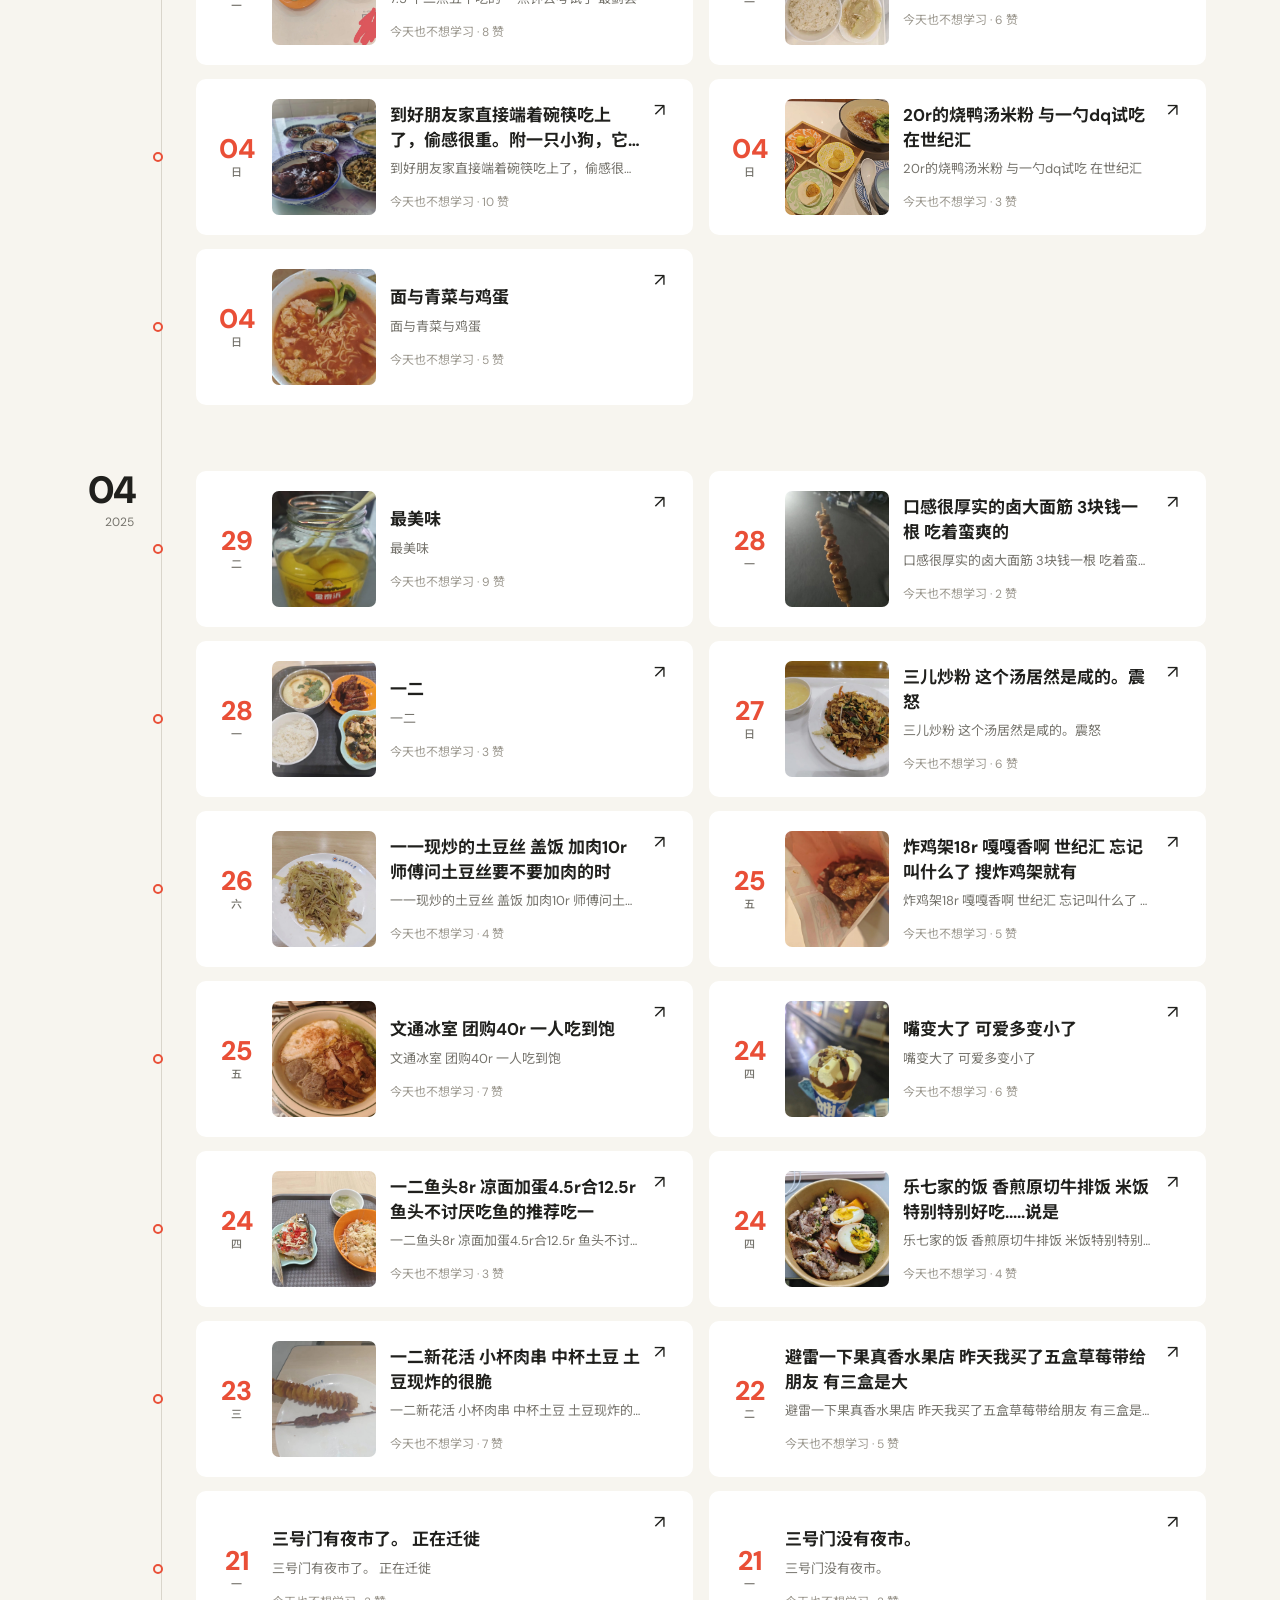
<file: docs/index.html>
<!doctype html>
<html lang="zh-CN">
<head>
  <meta charset="utf-8">
  <meta name="viewport" content="width=device-width, initial-scale=1">
  <meta name="description" content="沿着时间与地点，翻看每一顿认真吃过的饭。">
  <title>今天吃什么？</title>
  <link rel="icon" type="image/svg+xml" href="data:image/svg+xml,%3Csvg xmlns='http://www.w3.org/2000/svg' viewBox='0 0 64 64'%3E%3Crect width='64' height='64' rx='16' fill='%23e94f37'/%3E%3Cpath d='M18 15v16c0 6 4 9 9 9v10M24 15v16M30 15v16M43 15c-8 5-9 17-2 21v14' fill='none' stroke='white' stroke-width='5' stroke-linecap='round'/%3E%3C/svg%3E">
  <link rel="stylesheet" href="styles.css?v=mobile-nav-3">
</head>
<body>
  <header class="topbar">
    <a class="brand" href="index.html" aria-label="食迹首页"><img class="brand-mark" src="assets/brand/cat-logo.jpg" alt=""><span>今天吃什么？</span></a>
    <span class="post-count" id="post-count"></span>
  </header>

  <main>
    <section class="intro">
      <p class="eyebrow">FOOD LOG</p>
      <h1>白头的美食日记</h1>
      <p>沿着时间，重新尝一遍走过的日子。</p>
    </section>

    <section id="timeline-view" class="view-panel" aria-label="美食时间轴">
      <div class="year-nav" id="year-nav" aria-label="年份筛选"></div>
      <div class="timeline" id="timeline"></div>
    </section>
  </main>

  <footer><span>是啊吃什么</span><span>把生活吃进记忆里</span></footer>
  <script src="posts.js"></script>
  <script src="app.js"></script>
</body>
</html>
</file>
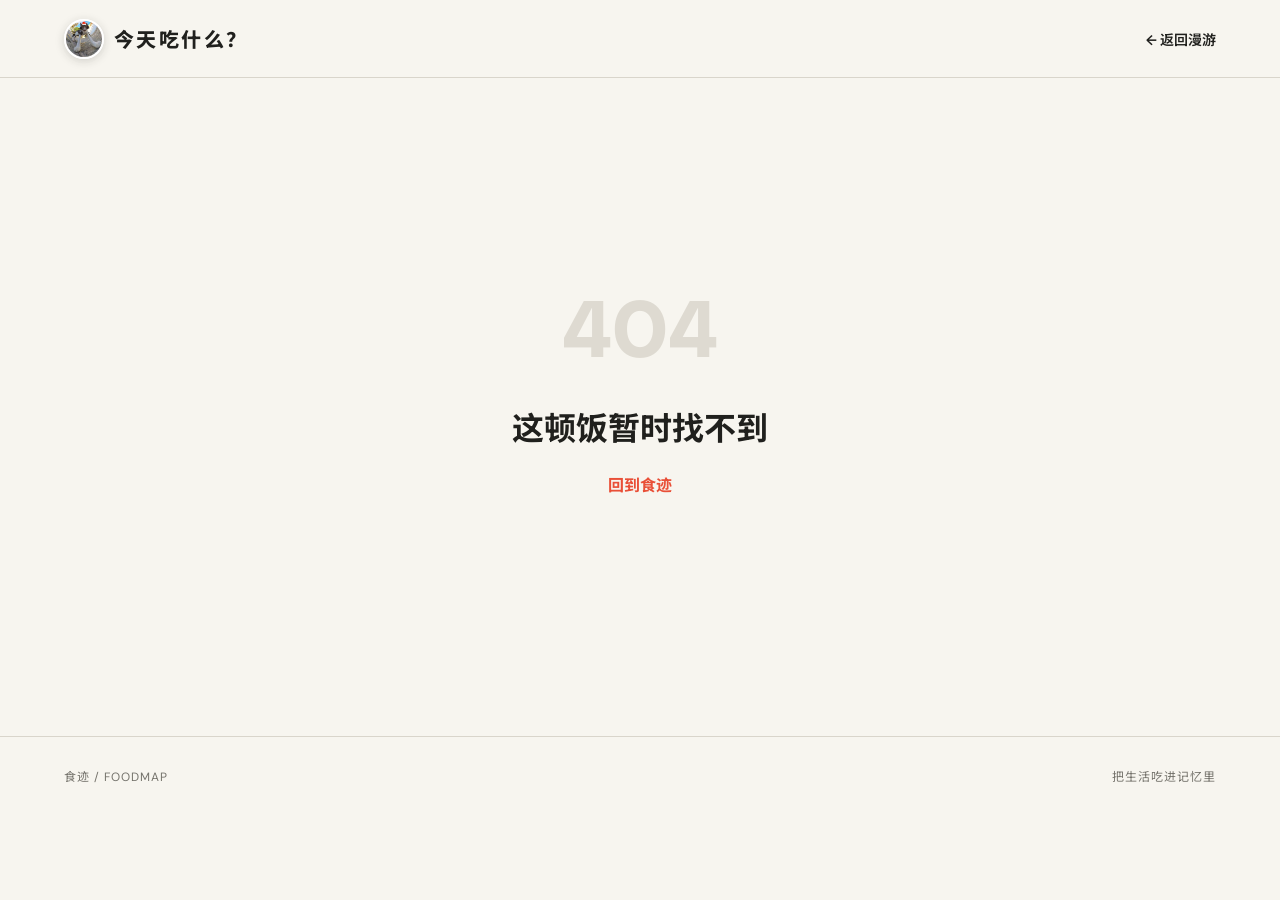
<file: post.html>
<!doctype html>
<html lang="zh-CN">
<head>
  <meta charset="utf-8">
  <meta name="viewport" content="width=device-width, initial-scale=1">
  <meta name="description" content="食迹帖子详情">
  <title>食迹 · 帖子</title>
  <link rel="icon" type="image/svg+xml" href="data:image/svg+xml,%3Csvg xmlns='http://www.w3.org/2000/svg' viewBox='0 0 64 64'%3E%3Crect width='64' height='64' rx='16' fill='%23e94f37'/%3E%3Cpath d='M18 15v16c0 6 4 9 9 9v10M24 15v16M30 15v16M43 15c-8 5-9 17-2 21v14' fill='none' stroke='white' stroke-width='5' stroke-linecap='round'/%3E%3C/svg%3E">
  <link rel="stylesheet" href="styles.css">
</head>
<body class="detail-body">
  <header class="topbar detail-topbar">
    <a class="brand" href="index.html"><img class="brand-mark" src="assets/brand/cat-logo.jpg" alt=""><span>今天吃什么？</span></a>
    <a class="back-link" href="index.html">← 返回漫游</a>
  </header>
  <main id="post-detail" class="post-detail"><div class="loading">正在端上来…</div></main>
  <footer><span>食迹 / FOODMAP</span><span>把生活吃进记忆里</span></footer>
  <script src="posts.js"></script>
  <script src="post.js"></script>
</body>
</html>
</file>
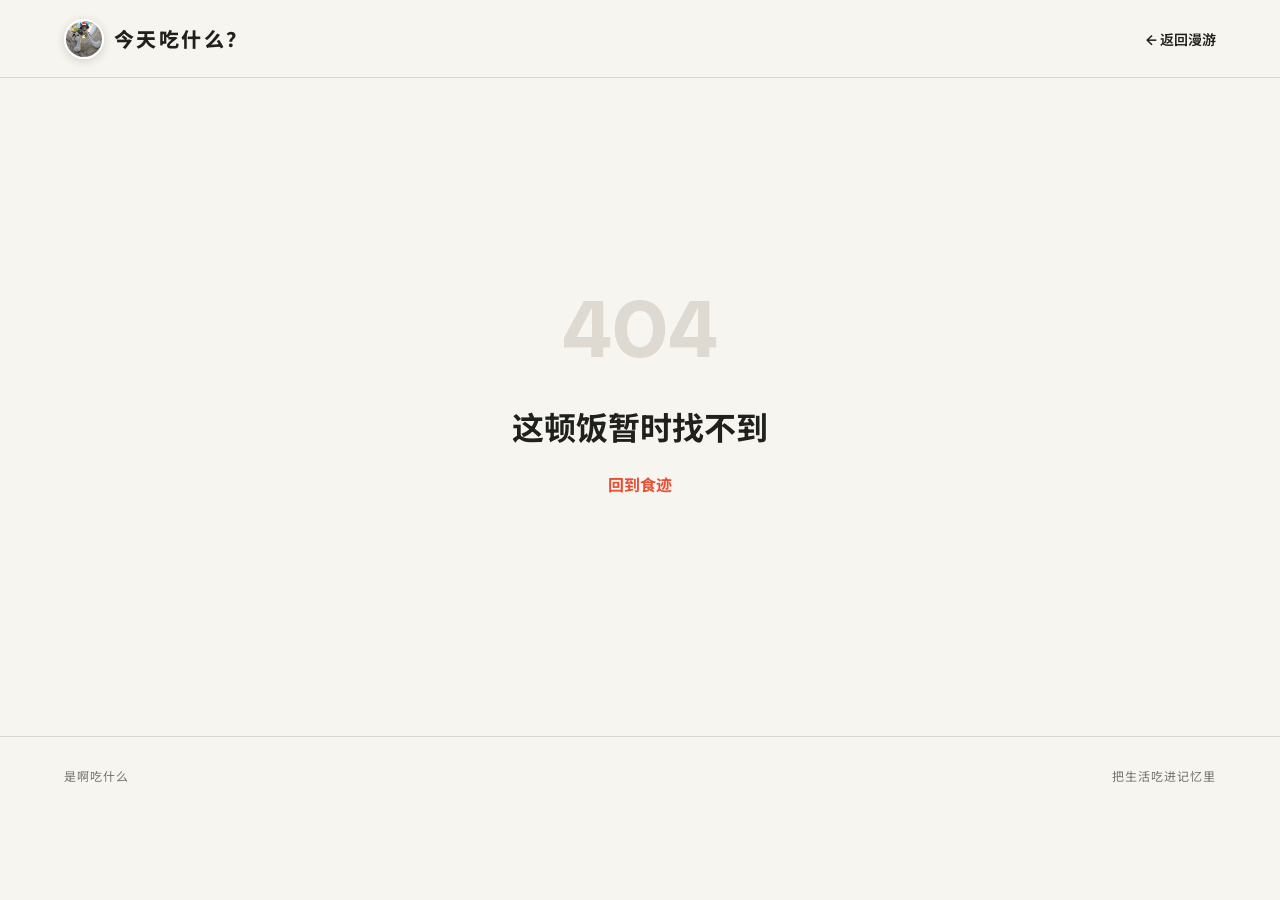
<file: docs/post.html>
<!doctype html>
<html lang="zh-CN">
<head>
  <meta charset="utf-8">
  <meta name="viewport" content="width=device-width, initial-scale=1">
  <meta name="description" content="食迹帖子详情">
  <title>今天吃什么？</title>
  <link rel="icon" type="image/svg+xml" href="data:image/svg+xml,%3Csvg xmlns='http://www.w3.org/2000/svg' viewBox='0 0 64 64'%3E%3Crect width='64' height='64' rx='16' fill='%23e94f37'/%3E%3Cpath d='M18 15v16c0 6 4 9 9 9v10M24 15v16M30 15v16M43 15c-8 5-9 17-2 21v14' fill='none' stroke='white' stroke-width='5' stroke-linecap='round'/%3E%3C/svg%3E">
  <link rel="stylesheet" href="styles.css?v=mobile-nav-3">
</head>
<body class="detail-body">
  <header class="topbar detail-topbar">
    <a class="brand" href="index.html"><img class="brand-mark" src="assets/brand/cat-logo.jpg" alt=""><span>今天吃什么？</span></a>
    <a class="back-link" href="index.html">← 返回漫游</a>
  </header>
  <main id="post-detail" class="post-detail"><div class="loading">正在端上来…</div></main>
  <footer><span>是啊吃什么</span><span>把生活吃进记忆里</span></footer>
  <script src="posts.js"></script>
  <script src="post.js"></script>
</body>
</html>
</file>
<file: styles.css>
@import url('https://fonts.googleapis.com/css2?family=DM+Sans:wght@400;500;600;700&family=Noto+Sans+SC:wght@400;500;600;700;900&display=swap');
:root{--ink:#20201d;--muted:#75736c;--paper:#f7f5ef;--card:#fff;--line:#d9d5cb;--red:#e94f37;--yellow:#f3c64e;--green:#496d5c;--shadow:0 18px 50px rgba(41,39,32,.1)}
*{box-sizing:border-box}html{scroll-behavior:smooth}body{margin:0;background:var(--paper);color:var(--ink);font-family:'DM Sans','Noto Sans SC',sans-serif;min-width:320px}button,a{font:inherit}a{color:inherit;text-decoration:none}button{color:inherit}.topbar{height:78px;display:flex;align-items:center;padding:0 clamp(20px,5vw,76px);border-bottom:1px solid var(--line);position:sticky;top:0;background:rgba(247,245,239,.92);backdrop-filter:blur(16px);z-index:20}.brand{display:flex;align-items:center;gap:10px;font-size:20px;font-weight:800;letter-spacing:.12em}.brand-mark{display:block;width:40px;height:40px;object-fit:cover;border-radius:50%;border:2px solid #fff;box-shadow:0 2px 10px rgba(32,32,29,.18)}.view-switch{position:absolute;left:50%;transform:translateX(-50%);display:flex;padding:4px;background:#e9e6de;border-radius:999px}.view-button{border:0;background:transparent;padding:9px 22px;border-radius:999px;cursor:pointer;font-size:14px;font-weight:600}.view-button.active{background:var(--ink);color:white}.post-count{margin-left:auto;color:var(--muted);font-size:13px}.intro{padding:clamp(64px,10vw,135px) max(24px,calc((100vw - 1180px)/2));border-bottom:1px solid var(--line);position:relative;overflow:hidden}.intro:after{content:'吃';position:absolute;right:6vw;top:-65px;font-size:min(34vw,410px);font-weight:900;color:transparent;-webkit-text-stroke:1px rgba(32,32,29,.08);line-height:1;pointer-events:none}.eyebrow{font-size:12px!important;font-weight:700;letter-spacing:.28em;color:var(--red)!important}.intro h1{font-size:clamp(40px,6vw,82px);line-height:1.08;margin:16px 0 18px;letter-spacing:-.055em;max-width:850px;position:relative;z-index:1}.intro p{font-size:17px;color:var(--muted);margin:0;position:relative;z-index:1}.view-panel{max-width:1180px;margin:0 auto;padding:54px 24px 100px}.view-panel[hidden]{display:none}.year-nav{display:flex;gap:8px;overflow:auto;padding-bottom:24px;scrollbar-width:none}.year-pill{border:1px solid var(--line);background:transparent;border-radius:999px;padding:8px 17px;cursor:pointer;white-space:nowrap;font-size:14px}.year-pill.active{background:var(--red);color:white;border-color:var(--red)}.timeline{position:relative}.timeline:before{content:'';position:absolute;left:87px;top:10px;bottom:0;width:1px;background:var(--line)}.month-group{display:grid;grid-template-columns:88px 1fr;position:relative;margin-bottom:66px}.month-heading{position:sticky;top:105px;align-self:start;padding-right:28px;text-align:right;display:flex;flex-direction:column}.month-heading span{font-size:38px;line-height:1;font-weight:800;letter-spacing:-.07em}.month-heading small{font-size:12px;color:var(--muted);margin-top:5px}.month-posts{display:grid;grid-template-columns:repeat(2,minmax(0,1fr));gap:14px 16px;padding-left:34px}.timeline-card{position:relative;min-height:156px;background:var(--card);border:1px solid transparent;border-radius:10px;padding:18px;display:grid;grid-template-columns:43px 104px 1fr 20px;gap:14px;align-items:center;transition:transform .25s,border-color .25s,box-shadow .25s;overflow:visible}.timeline-card.text-only{grid-template-columns:43px 1fr 20px}.timeline-card:hover{transform:translateY(-3px);border-color:#c9c3b6;box-shadow:var(--shadow)}.node-dot{position:absolute;left:-39px;top:50%;width:10px;height:10px;background:var(--paper);border:2px solid var(--red);border-radius:50%;transform:translate(-50%,-50%);z-index:2}.card-date{font-size:27px;font-weight:800;line-height:1;text-align:center;color:var(--red)}.card-date small{display:block;margin-top:5px;font-size:11px;color:var(--muted);font-weight:500}.timeline-card img{width:104px;height:116px;object-fit:cover;border-radius:7px}.card-copy{min-width:0}.card-copy h2{font-size:17px;line-height:1.45;margin:0 0 7px;display:-webkit-box;-webkit-line-clamp:2;-webkit-box-orient:vertical;overflow:hidden}.card-copy p{font-size:13px;color:var(--muted);line-height:1.6;margin:0 0 10px;white-space:nowrap;overflow:hidden;text-overflow:ellipsis}.card-meta{font-size:12px;color:#9b978e}.arrow{align-self:start;font-size:18px}.motion .timeline-card{animation:rise .5s both;animation-delay:var(--delay)}@keyframes rise{from{opacity:0;transform:translateY(10px)}}
.map-panel{max-width:none;padding:30px clamp(20px,4vw,60px) 80px}.map-note{max-width:1180px;margin:0 auto 18px;display:flex;align-items:baseline;gap:14px}.map-note strong{font-size:17px}.map-note span{font-size:13px;color:var(--muted)}.map-stage{height:min(720px,72vh);min-height:510px;position:relative;overflow:hidden;background:#e8e4d8;border:1px solid #d0cabd;border-radius:16px}.map-grid{position:absolute;inset:-30%;background-image:linear-gradient(33deg,transparent 47%,rgba(255,255,255,.72) 48%,rgba(255,255,255,.72) 52%,transparent 53%),linear-gradient(123deg,transparent 45%,rgba(73,109,92,.13) 46%,rgba(73,109,92,.13) 48%,transparent 49%),radial-gradient(circle at 30% 40%,rgba(73,109,92,.16) 0 9%,transparent 9.2%),radial-gradient(circle at 68% 58%,rgba(73,109,92,.12) 0 13%,transparent 13.2%);transform:rotate(-8deg)}.map-label{position:absolute;color:#979287;font-size:12px;letter-spacing:.2em}.label-a{left:18%;top:20%}.label-b{right:20%;top:31%}.label-c{left:37%;bottom:17%}#map-nodes{position:absolute;inset:0;transform-origin:center;transition:transform .3s}.map-node{position:absolute;left:var(--x);top:var(--y);border:0;background:transparent;padding:12px;transform:translate(-50%,-50%);cursor:pointer}.map-node span{display:block;width:9px;height:9px;background:var(--ink);border:3px solid white;border-radius:50%;box-shadow:0 2px 8px rgba(0,0,0,.2);transition:.2s}.map-node.featured span{width:16px;height:16px;background:var(--red)}.map-node:hover span,.map-node:focus-visible span{transform:scale(1.6);background:var(--yellow)}.map-card{position:absolute;left:24px;bottom:24px;width:min(390px,calc(100% - 48px));background:white;border-radius:12px;padding:10px;box-shadow:var(--shadow);display:grid;grid-template-columns:112px 1fr;gap:15px;z-index:5}.map-card[hidden]{display:none}.map-card img{width:112px;height:130px;object-fit:cover;border-radius:8px}.map-card div{padding:8px 7px 6px}.map-card h2{font-size:16px;line-height:1.4;margin:8px 0}.map-card p{font-size:12px;color:var(--muted);margin:0 0 10px}.map-card a{font-size:13px;font-weight:700;color:var(--red)}.location-pending{display:inline-block;font-size:12px!important;background:#f1eee6;color:#777269!important;border-radius:999px;padding:5px 9px}.map-zoom{position:absolute;right:18px;bottom:18px;display:grid;background:white;border-radius:9px;overflow:hidden;box-shadow:0 6px 20px rgba(0,0,0,.12)}.map-zoom button{width:40px;height:40px;border:0;background:white;font-size:22px;cursor:pointer}.map-zoom button+button{border-top:1px solid var(--line)}
footer{border-top:1px solid var(--line);padding:30px clamp(20px,5vw,76px);display:flex;justify-content:space-between;color:var(--muted);font-size:12px;letter-spacing:.08em}.detail-topbar{position:relative}.back-link{margin-left:auto;font-size:14px;font-weight:600}.post-detail{max-width:1160px;margin:0 auto;padding:80px 24px 120px}.detail-lead{max-width:820px;margin-bottom:55px}.detail-kicker{display:flex;gap:12px;align-items:center;color:var(--muted);font-size:13px}.detail-lead h1{font-size:clamp(36px,6vw,72px);line-height:1.15;letter-spacing:-.045em;margin:22px 0 30px}.author{display:flex;align-items:center;gap:12px}.avatar{width:40px;height:40px;border-radius:50%;background:var(--yellow);display:grid;place-items:center;font-weight:800}.author div{display:flex;flex-direction:column}.author strong{font-size:14px}.author small{font-size:12px;color:var(--muted);margin-top:2px}.photo-grid{display:grid;grid-template-columns:repeat(12,1fr);gap:16px;margin-bottom:70px}.photo{margin:0;grid-column:span 6}.photo:first-child:last-child{grid-column:2/span 10}.photo:nth-child(3n){grid-column:3/span 8}.photo img{display:block;width:100%;height:auto;max-height:760px;object-fit:cover;border-radius:10px}.story-layout{display:grid;grid-template-columns:minmax(0,700px) 260px;gap:90px;align-items:start}.story{font-family:'Noto Sans SC',sans-serif;font-size:19px;line-height:2;position:relative}.story p{margin:0 0 20px}.quote-mark{position:absolute;left:-45px;top:-30px;font:900 82px Georgia;color:var(--red);opacity:.25}.detail-aside{position:sticky;top:30px;display:grid;grid-template-columns:repeat(3,1fr);gap:1px;background:var(--line);border:1px solid var(--line)}.detail-aside>div{background:var(--paper);padding:16px 12px;display:flex;flex-direction:column}.detail-aside span,.detail-aside small{font-size:11px;color:var(--muted)}.detail-aside strong{font-size:18px;margin-top:6px}.place-box{grid-column:1/-1;padding:18px!important}.place-box strong{font-size:14px}.place-box small{margin-top:6px;line-height:1.5}.source-link{grid-column:1/-1;padding:16px;background:var(--ink);color:white;text-align:center;font-size:13px;font-weight:700}.loading,.not-found{text-align:center;padding:120px 20px;color:var(--muted)}.not-found span{font-size:80px;font-weight:900;color:#dedad1}.not-found h1{color:var(--ink)}.not-found a{color:var(--red);font-weight:700}
@media(max-width:860px){.post-count{display:none}.timeline:before{left:57px}.month-group{grid-template-columns:58px 1fr}.month-heading{padding-right:17px}.month-heading span{font-size:28px}.month-posts{grid-template-columns:1fr;padding-left:27px}.node-dot{left:-32px}.story-layout{grid-template-columns:1fr;gap:42px}.detail-aside{position:static}.photo{grid-column:1/-1!important}}
@media(max-width:560px){.topbar{height:66px;padding:0 16px}.brand>span:last-child{display:none}.view-switch{position:static;transform:none;margin-left:auto}.view-button{padding:7px 15px}.intro{padding:62px 20px 68px}.intro h1{font-size:43px}.intro p{font-size:15px}.view-panel{padding:34px 14px 70px}.timeline:before{left:39px}.month-group{grid-template-columns:40px 1fr;margin-bottom:45px}.month-heading{top:84px;padding-right:9px}.month-heading span{font-size:23px}.month-heading small{font-size:10px}.month-posts{padding-left:17px}.timeline-card,.timeline-card.text-only{grid-template-columns:35px 76px 1fr;padding:12px;gap:9px;min-height:122px}.timeline-card.text-only{grid-template-columns:35px 1fr}.timeline-card img{width:76px;height:92px}.node-dot{left:-22px}.card-date{font-size:21px}.card-copy h2{font-size:15px}.card-copy p,.arrow{display:none}.map-panel{padding:20px 12px 60px}.map-note{display:block}.map-note span{display:block;margin-top:5px}.map-stage{min-height:540px;height:72vh}.map-card{left:12px;bottom:12px;width:calc(100% - 70px);grid-template-columns:82px 1fr}.map-card img{width:82px;height:110px}.detail-topbar .brand>span:last-child{display:block}.post-detail{padding:50px 20px 80px}.detail-lead h1{font-size:36px}.photo-grid{display:block;margin-bottom:50px}.photo{margin-bottom:12px}.story{font-size:17px}.quote-mark{display:none}footer{padding:24px 20px}footer span:last-child{display:none}}
@media(prefers-reduced-motion:reduce){*{scroll-behavior:auto!important;transition:none!important;animation:none!important}}
</file>
<file: docs/styles.css>
@import url('https://fonts.googleapis.com/css2?family=DM+Sans:wght@400;500;600;700&family=Noto+Sans+SC:wght@400;500;600;700;900&display=swap');
:root{--ink:#20201d;--muted:#75736c;--paper:#f7f5ef;--card:#fff;--line:#d9d5cb;--red:#e94f37;--yellow:#f3c64e;--green:#496d5c;--shadow:0 18px 50px rgba(41,39,32,.1)}
*{box-sizing:border-box}html{scroll-behavior:smooth}body{margin:0;background:var(--paper);color:var(--ink);font-family:'DM Sans','Noto Sans SC',sans-serif;min-width:320px}button,a{font:inherit}a{color:inherit;text-decoration:none}button{color:inherit}.topbar{height:78px;display:flex;align-items:center;padding:0 clamp(20px,5vw,76px);border-bottom:1px solid var(--line);position:sticky;top:0;background:rgba(247,245,239,.92);backdrop-filter:blur(16px);z-index:20}.brand{display:flex;align-items:center;gap:10px;font-size:20px;font-weight:800;letter-spacing:.12em}.brand-mark{display:block;width:40px;height:40px;object-fit:cover;border-radius:50%;border:2px solid #fff;box-shadow:0 2px 10px rgba(32,32,29,.18)}.view-switch{position:absolute;left:50%;transform:translateX(-50%);display:flex;padding:4px;background:#e9e6de;border-radius:999px}.view-button{border:0;background:transparent;padding:9px 22px;border-radius:999px;cursor:pointer;font-size:14px;font-weight:600}.view-button.active{background:var(--ink);color:white}.post-count{margin-left:auto;color:var(--muted);font-size:13px}.intro{padding:clamp(64px,10vw,135px) max(24px,calc((100vw - 1180px)/2));border-bottom:1px solid var(--line);position:relative;overflow:hidden}.intro:after{content:'吃';position:absolute;right:6vw;top:-65px;font-size:min(34vw,410px);font-weight:900;color:transparent;-webkit-text-stroke:1px rgba(32,32,29,.08);line-height:1;pointer-events:none}.eyebrow{font-size:12px!important;font-weight:700;letter-spacing:.28em;color:var(--red)!important}.intro h1{font-size:clamp(40px,6vw,82px);line-height:1.08;margin:16px 0 18px;letter-spacing:-.055em;max-width:850px;position:relative;z-index:1}.intro p{font-size:17px;color:var(--muted);margin:0;position:relative;z-index:1}.view-panel{max-width:1180px;margin:0 auto;padding:54px 24px 100px}.view-panel[hidden]{display:none}.year-nav{display:flex;gap:8px;overflow:auto;padding-bottom:24px;scrollbar-width:none}.year-pill{border:1px solid var(--line);background:transparent;border-radius:999px;padding:8px 17px;cursor:pointer;white-space:nowrap;font-size:14px}.year-pill.active{background:var(--red);color:white;border-color:var(--red)}.timeline{position:relative}.timeline:before{content:'';position:absolute;left:87px;top:10px;bottom:0;width:1px;background:var(--line)}.month-group{display:grid;grid-template-columns:88px 1fr;position:relative;margin-bottom:66px}.month-heading{position:sticky;top:105px;align-self:start;padding-right:28px;text-align:right;display:flex;flex-direction:column}.month-heading span{font-size:38px;line-height:1;font-weight:800;letter-spacing:-.07em}.month-heading small{font-size:12px;color:var(--muted);margin-top:5px}.month-posts{display:grid;grid-template-columns:repeat(2,minmax(0,1fr));gap:14px 16px;padding-left:34px}.timeline-card{position:relative;min-height:156px;background:var(--card);border:1px solid transparent;border-radius:10px;padding:18px;display:grid;grid-template-columns:43px 104px 1fr 20px;gap:14px;align-items:center;transition:transform .25s,border-color .25s,box-shadow .25s;overflow:visible}.timeline-card.text-only{grid-template-columns:43px 1fr 20px}.timeline-card:hover{transform:translateY(-3px);border-color:#c9c3b6;box-shadow:var(--shadow)}.node-dot{position:absolute;left:-39px;top:50%;width:10px;height:10px;background:var(--paper);border:2px solid var(--red);border-radius:50%;transform:translate(-50%,-50%);z-index:2}.card-date{font-size:27px;font-weight:800;line-height:1;text-align:center;color:var(--red)}.card-date small{display:block;margin-top:5px;font-size:11px;color:var(--muted);font-weight:500}.timeline-card img{width:104px;height:116px;object-fit:cover;border-radius:7px}.card-copy{min-width:0}.card-copy h2{font-size:17px;line-height:1.45;margin:0 0 7px;display:-webkit-box;-webkit-line-clamp:2;-webkit-box-orient:vertical;overflow:hidden}.card-copy p{font-size:13px;color:var(--muted);line-height:1.6;margin:0 0 10px;white-space:nowrap;overflow:hidden;text-overflow:ellipsis}.card-meta{font-size:12px;color:#9b978e}.arrow{align-self:start;font-size:18px}.motion .timeline-card{animation:rise .5s both;animation-delay:var(--delay)}@keyframes rise{from{opacity:0;transform:translateY(10px)}}
.map-panel{max-width:none;padding:30px clamp(20px,4vw,60px) 80px}.map-note{max-width:1180px;margin:0 auto 18px;display:flex;align-items:baseline;gap:14px}.map-note strong{font-size:17px}.map-note span{font-size:13px;color:var(--muted)}.map-stage{height:min(720px,72vh);min-height:510px;position:relative;overflow:hidden;background:#e8e4d8;border:1px solid #d0cabd;border-radius:16px}.map-grid{position:absolute;inset:-30%;background-image:linear-gradient(33deg,transparent 47%,rgba(255,255,255,.72) 48%,rgba(255,255,255,.72) 52%,transparent 53%),linear-gradient(123deg,transparent 45%,rgba(73,109,92,.13) 46%,rgba(73,109,92,.13) 48%,transparent 49%),radial-gradient(circle at 30% 40%,rgba(73,109,92,.16) 0 9%,transparent 9.2%),radial-gradient(circle at 68% 58%,rgba(73,109,92,.12) 0 13%,transparent 13.2%);transform:rotate(-8deg)}.map-label{position:absolute;color:#979287;font-size:12px;letter-spacing:.2em}.label-a{left:18%;top:20%}.label-b{right:20%;top:31%}.label-c{left:37%;bottom:17%}#map-nodes{position:absolute;inset:0;transform-origin:center;transition:transform .3s}.map-node{position:absolute;left:var(--x);top:var(--y);border:0;background:transparent;padding:12px;transform:translate(-50%,-50%);cursor:pointer}.map-node span{display:block;width:9px;height:9px;background:var(--ink);border:3px solid white;border-radius:50%;box-shadow:0 2px 8px rgba(0,0,0,.2);transition:.2s}.map-node.featured span{width:16px;height:16px;background:var(--red)}.map-node:hover span,.map-node:focus-visible span{transform:scale(1.6);background:var(--yellow)}.map-card{position:absolute;left:24px;bottom:24px;width:min(390px,calc(100% - 48px));background:white;border-radius:12px;padding:10px;box-shadow:var(--shadow);display:grid;grid-template-columns:112px 1fr;gap:15px;z-index:5}.map-card[hidden]{display:none}.map-card img{width:112px;height:130px;object-fit:cover;border-radius:8px}.map-card div{padding:8px 7px 6px}.map-card h2{font-size:16px;line-height:1.4;margin:8px 0}.map-card p{font-size:12px;color:var(--muted);margin:0 0 10px}.map-card a{font-size:13px;font-weight:700;color:var(--red)}.location-pending{display:inline-block;font-size:12px!important;background:#f1eee6;color:#777269!important;border-radius:999px;padding:5px 9px}.map-zoom{position:absolute;right:18px;bottom:18px;display:grid;background:white;border-radius:9px;overflow:hidden;box-shadow:0 6px 20px rgba(0,0,0,.12)}.map-zoom button{width:40px;height:40px;border:0;background:white;font-size:22px;cursor:pointer}.map-zoom button+button{border-top:1px solid var(--line)}
footer{border-top:1px solid var(--line);padding:30px clamp(20px,5vw,76px);display:flex;justify-content:space-between;color:var(--muted);font-size:12px;letter-spacing:.08em}.detail-topbar{position:relative}.back-link{margin-left:auto;font-size:14px;font-weight:600}.post-detail{max-width:1160px;margin:0 auto;padding:80px 24px 120px}.detail-lead{max-width:820px;margin-bottom:55px}.detail-kicker{display:flex;gap:12px;align-items:center;color:var(--muted);font-size:13px}.detail-lead h1{font-size:clamp(36px,6vw,72px);line-height:1.15;letter-spacing:-.045em;margin:22px 0 30px}.author{display:flex;align-items:center;gap:12px}.avatar{width:40px;height:40px;border-radius:50%;background:var(--yellow);display:grid;place-items:center;font-weight:800}.author div{display:flex;flex-direction:column}.author strong{font-size:14px}.author small{font-size:12px;color:var(--muted);margin-top:2px}.photo-grid{display:grid;grid-template-columns:repeat(12,1fr);gap:16px;margin-bottom:70px}.photo{margin:0;grid-column:span 6}.photo:first-child:last-child{grid-column:2/span 10}.photo:nth-child(3n){grid-column:3/span 8}.photo img{display:block;width:100%;height:auto;max-height:760px;object-fit:cover;border-radius:10px}.story-layout{display:grid;grid-template-columns:minmax(0,700px) 260px;gap:90px;align-items:start}.story{font-family:'Noto Sans SC',sans-serif;font-size:19px;line-height:2;position:relative}.story p{margin:0 0 20px}.quote-mark{position:absolute;left:-45px;top:-30px;font:900 82px Georgia;color:var(--red);opacity:.25}.detail-aside{position:sticky;top:30px;display:grid;grid-template-columns:repeat(3,1fr);gap:1px;background:var(--line);border:1px solid var(--line)}.detail-aside>div{background:var(--paper);padding:16px 12px;display:flex;flex-direction:column}.detail-aside span,.detail-aside small{font-size:11px;color:var(--muted)}.detail-aside strong{font-size:18px;margin-top:6px}.place-box{grid-column:1/-1;padding:18px!important}.place-box strong{font-size:14px}.place-box small{margin-top:6px;line-height:1.5}.source-link{grid-column:1/-1;padding:16px;background:var(--ink);color:white;text-align:center;font-size:13px;font-weight:700}.loading,.not-found{text-align:center;padding:120px 20px;color:var(--muted)}.not-found span{font-size:80px;font-weight:900;color:#dedad1}.not-found h1{color:var(--ink)}.not-found a{color:var(--red);font-weight:700}
@media(max-width:860px){.post-count{display:inline;font-size:12px;white-space:nowrap}.timeline:before{left:57px}.month-group{grid-template-columns:58px 1fr}.month-heading{padding-right:17px}.month-heading span{font-size:28px}.month-posts{grid-template-columns:1fr;padding-left:27px}.node-dot{left:-32px}.story-layout{grid-template-columns:1fr;gap:42px}.detail-aside{position:static}.photo{grid-column:1/-1!important}}
@media(max-width:560px){.topbar{height:66px;padding:0 16px}.brand>span:last-child{display:inline;font-size:16px;letter-spacing:.04em;white-space:nowrap}.view-switch{position:static;transform:none;margin-left:auto}.view-button{padding:7px 15px}.intro{padding:62px 20px 68px}.intro h1{font-size:43px}.intro p{font-size:15px}.view-panel{padding:34px 14px 70px}.timeline:before{left:39px}.month-group{grid-template-columns:40px 1fr;margin-bottom:45px}.month-heading{top:84px;padding-right:9px}.month-heading span{font-size:23px}.month-heading small{font-size:10px}.month-posts{padding-left:17px}.timeline-card,.timeline-card.text-only{grid-template-columns:35px 76px 1fr;padding:12px;gap:9px;min-height:122px}.timeline-card.text-only{grid-template-columns:35px 1fr}.timeline-card img{width:76px;height:92px}.node-dot{left:-22px}.card-date{font-size:21px}.card-copy h2{font-size:15px}.card-copy p,.arrow{display:none}.map-panel{padding:20px 12px 60px}.map-note{display:block}.map-note span{display:block;margin-top:5px}.map-stage{min-height:540px;height:72vh}.map-card{left:12px;bottom:12px;width:calc(100% - 70px);grid-template-columns:82px 1fr}.map-card img{width:82px;height:110px}.detail-topbar .brand>span:last-child{display:inline}.post-detail{padding:50px 20px 80px}.detail-lead h1{font-size:36px}.photo-grid{display:block;margin-bottom:50px}.photo{margin-bottom:12px}.story{font-size:17px}.quote-mark{display:none}footer{padding:24px 20px}footer span:last-child{display:none}}
@media(min-width:861px){.timeline-card:nth-child(even) .node-dot{display:none}}
@media(prefers-reduced-motion:reduce){*{scroll-behavior:auto!important;transition:none!important;animation:none!important}}
</file>
